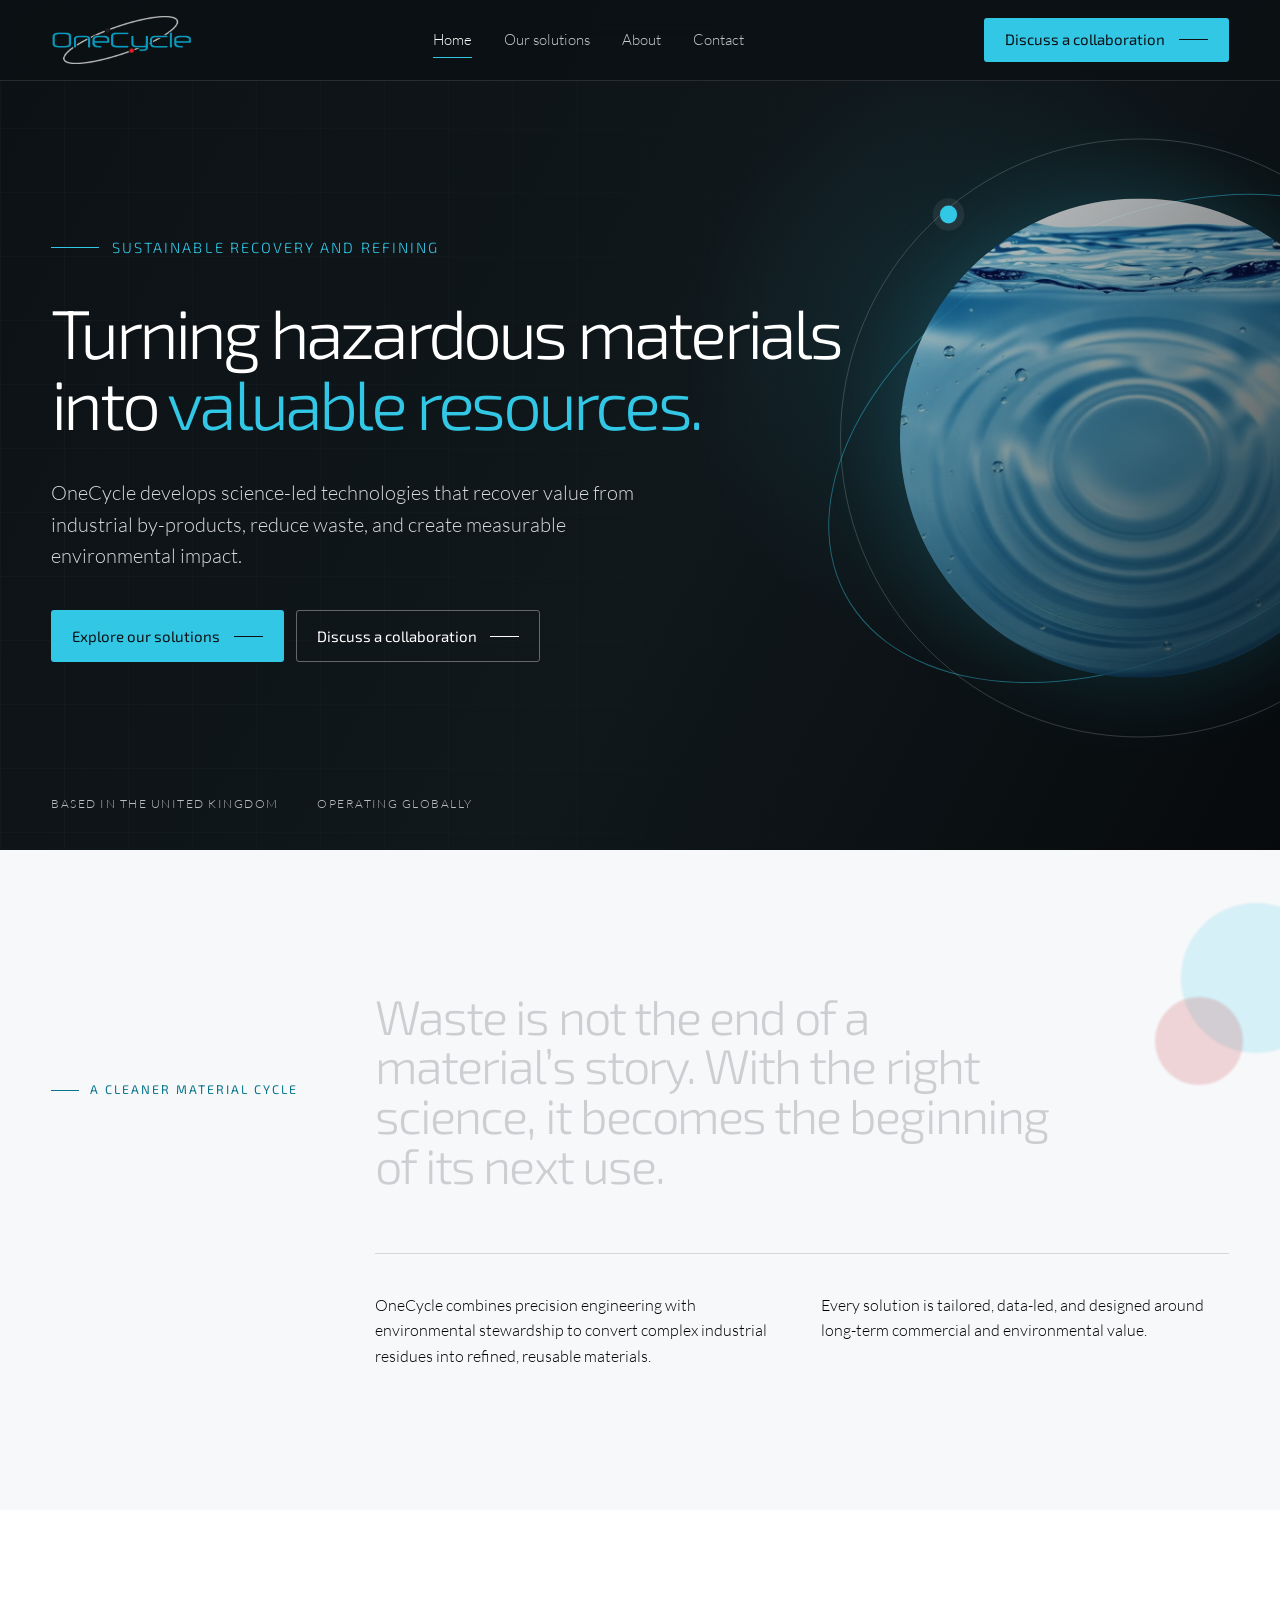
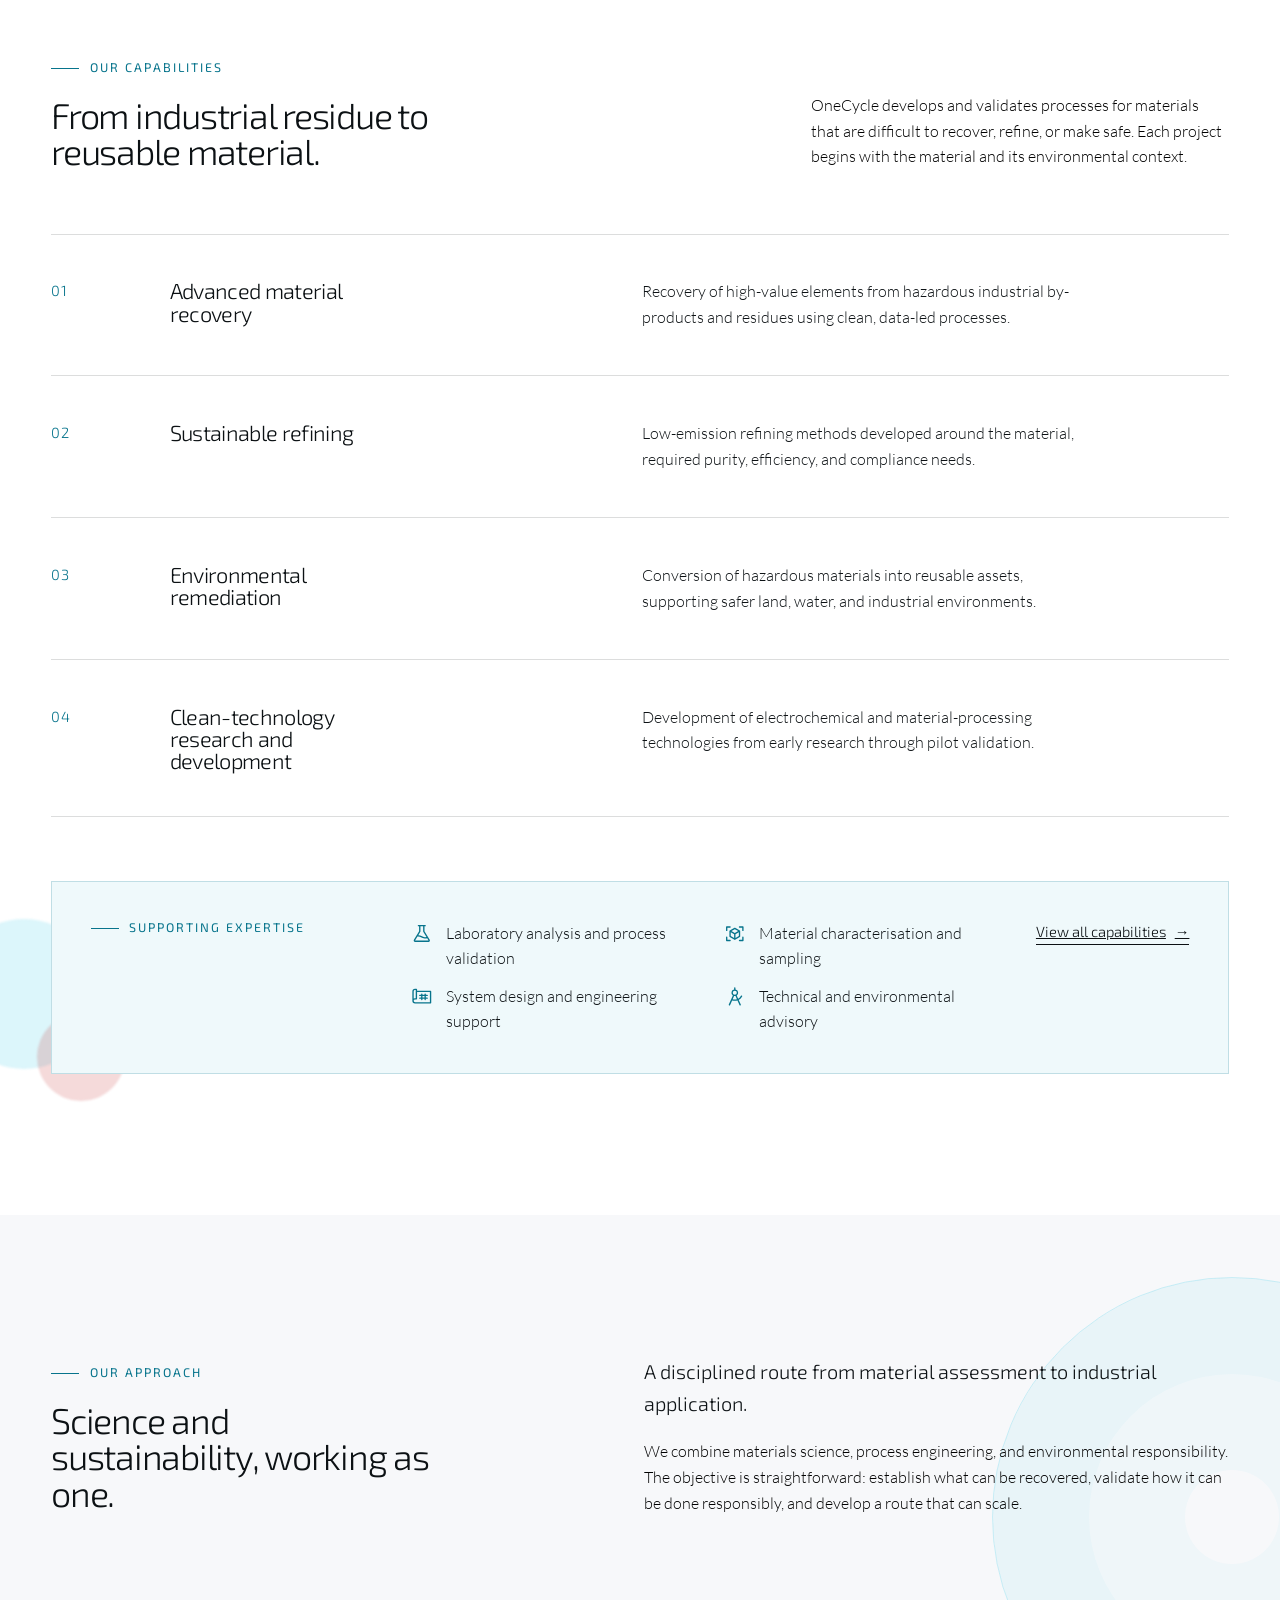
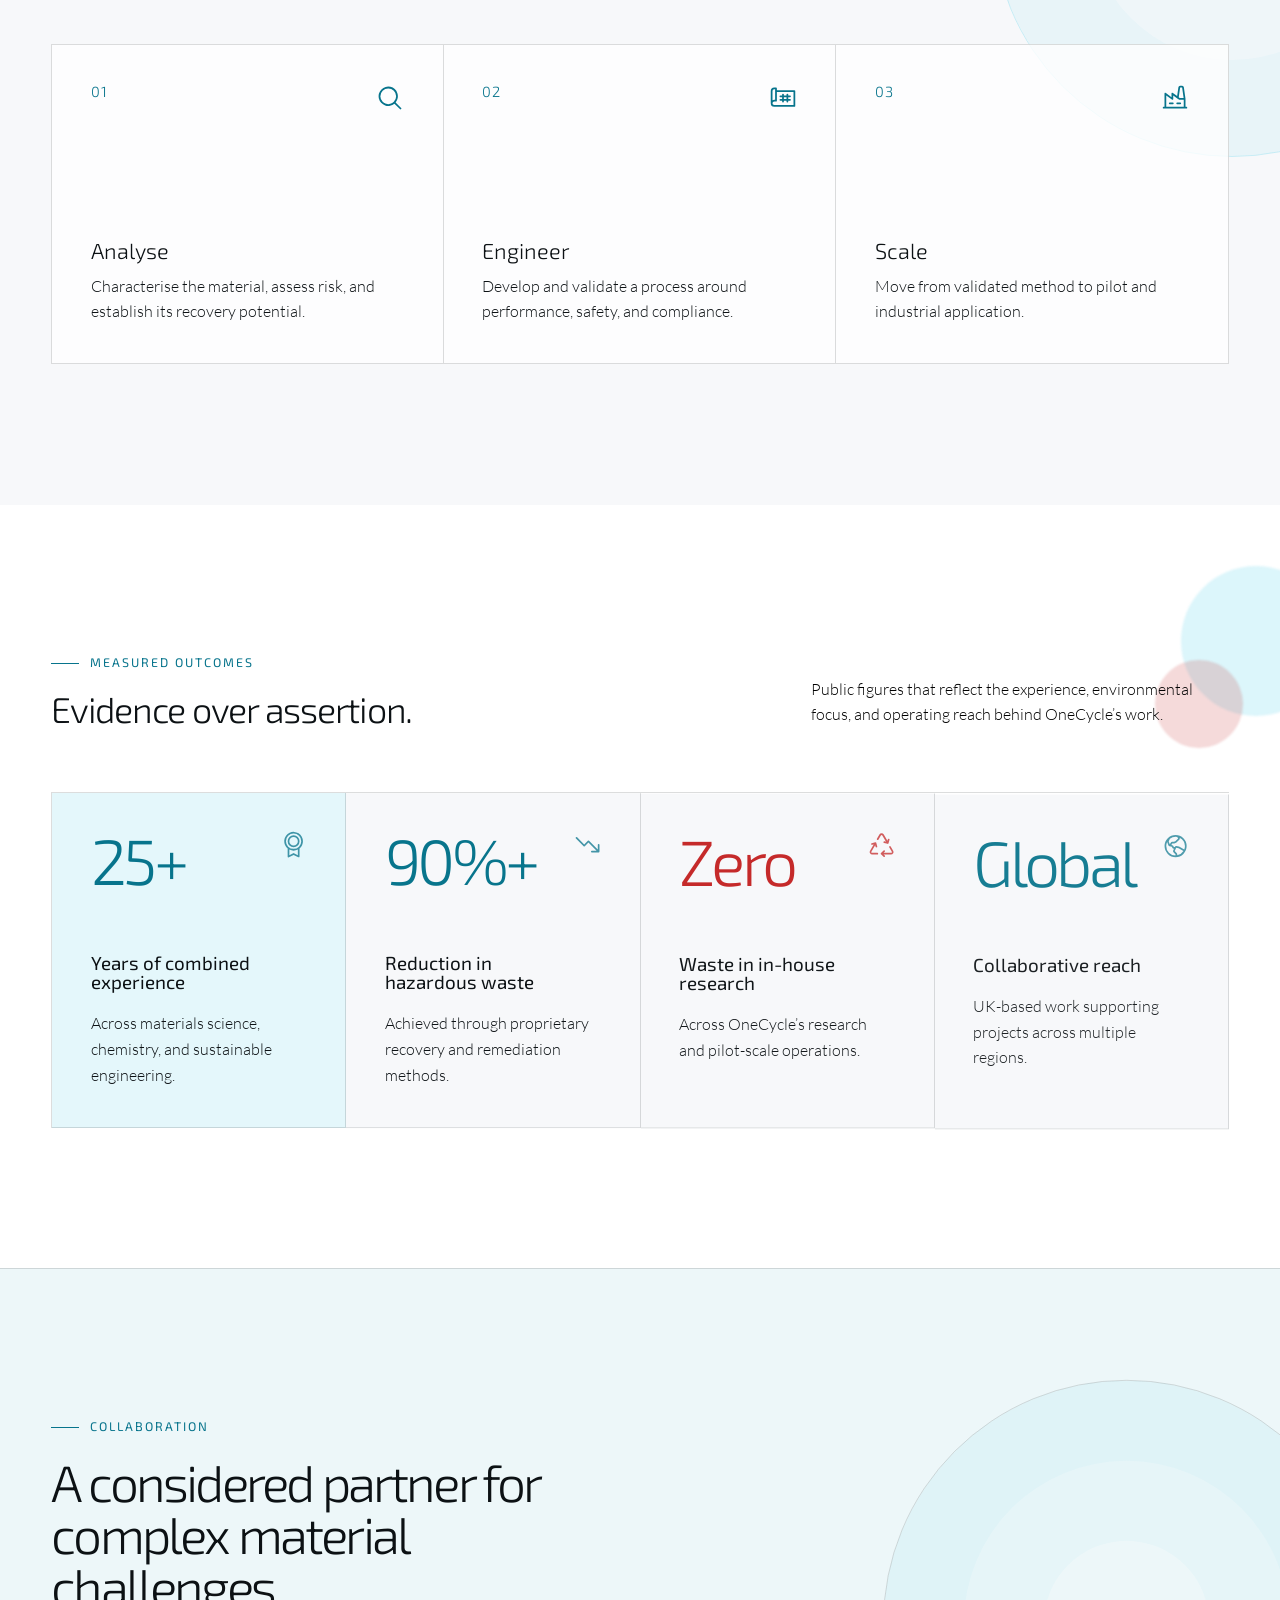
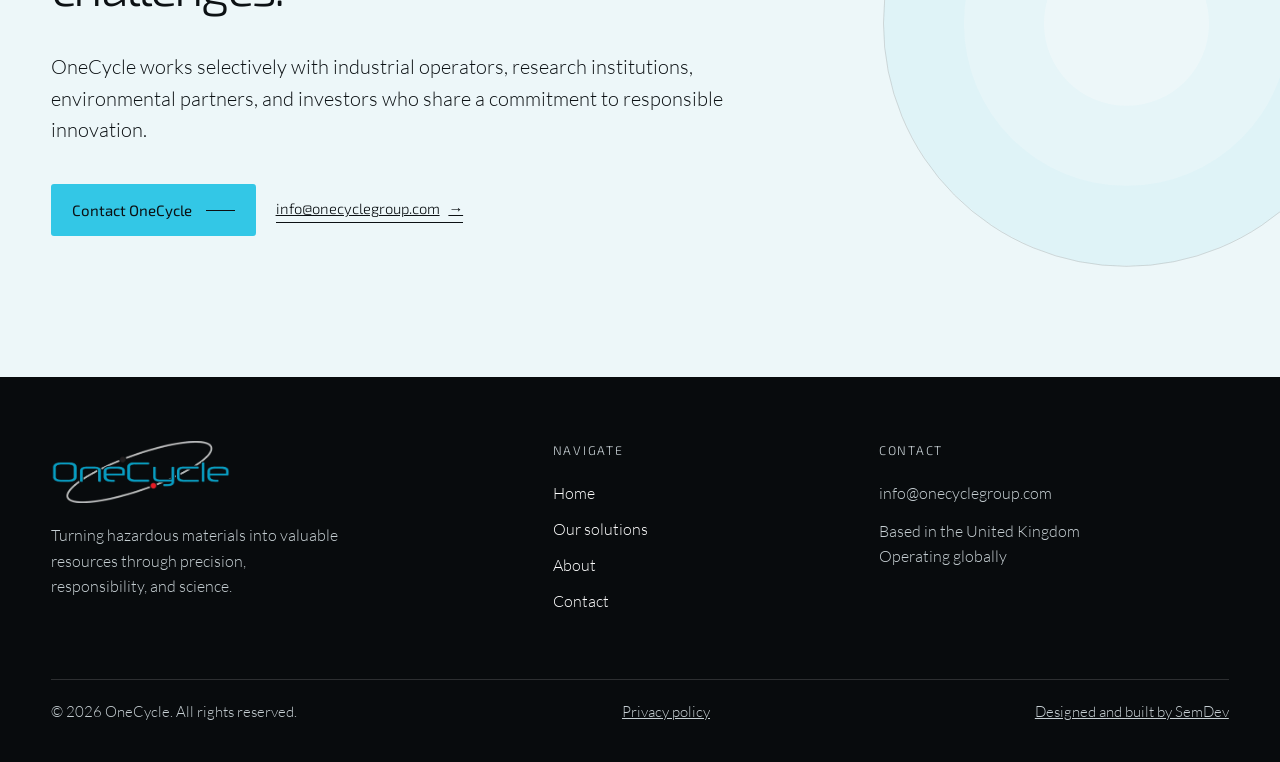
<file: index.html>
<!doctype html>
<html lang="en-GB" class="no-js">
  <head>
    <meta charset="utf-8" />
    <meta name="viewport" content="width=device-width, initial-scale=1" />
    <script>
      document.documentElement.classList.replace("no-js", "js");
    </script>
    <meta
      name="description"
      content="OneCycle develops science-led recovery and refining technologies that turn hazardous industrial materials into valuable, reusable resources."
    />
    <meta
      name="robots"
      content="index, follow, max-image-preview:large, max-snippet:-1, max-video-preview:-1"
    />
    <link rel="canonical" href="https://onecyclegroup.com/" />
    <title>OneCycle | Sustainable Recovery and Refining</title>
    <script type="application/ld+json">
      {
        "@context": "https://schema.org",
        "@graph": [
          {
            "@type": "Organization",
            "@id": "https://onecyclegroup.com/#organization",
            "name": "OneCycle",
            "legalName": "OneCycle Noble Metals Ltd",
            "url": "https://onecyclegroup.com/",
            "email": "info@onecyclegroup.com",
            "description": "A science-driven clean-technology company developing sustainable recovery and refining technologies for hazardous industrial materials.",
            "logo": {
              "@type": "ImageObject",
              "@id": "https://onecyclegroup.com/#logo",
              "url": "https://onecyclegroup.com/assets/images/onecycle-logo.webp",
              "contentUrl": "https://onecyclegroup.com/assets/images/onecycle-logo.webp",
              "width": 833,
              "height": 287
            }
          },
          {
            "@type": "WebSite",
            "@id": "https://onecyclegroup.com/#website",
            "url": "https://onecyclegroup.com/",
            "name": "OneCycle",
            "alternateName": "OneCycle Noble Metals",
            "publisher": {
              "@id": "https://onecyclegroup.com/#organization"
            },
            "inLanguage": "en-GB"
          },
          {
            "@type": "WebPage",
            "@id": "https://onecyclegroup.com/#webpage",
            "url": "https://onecyclegroup.com/",
            "name": "OneCycle | Sustainable Recovery and Refining",
            "description": "OneCycle develops science-led recovery and refining technologies that turn hazardous industrial materials into valuable, reusable resources.",
            "isPartOf": {
              "@id": "https://onecyclegroup.com/#website"
            },
            "about": {
              "@id": "https://onecyclegroup.com/#organization"
            },
            "inLanguage": "en-GB"
          }
        ]
      }
    </script>
    <link
      rel="icon"
      href="assets/images/onecycle-favicon.png"
      type="image/png"
    />
    <link
      rel="preload"
      href="assets/fonts/Exo2-Light.woff2"
      as="font"
      type="font/woff2"
      crossorigin
    />
    <link
      rel="preload"
      href="assets/images/water-ripple.webp"
      as="image"
      type="image/webp"
    />
    <link rel="stylesheet" href="assets/css/root.css?v=6" />
    <link rel="stylesheet" href="assets/css/global.css?v=7" />
    <link rel="stylesheet" href="assets/css/home.css?v=9" />
  </head>
  <body>
    <a class="skip-link" href="#main-content">Skip to main content</a>

    <svg class="icon-sprite" aria-hidden="true" focusable="false">
      <symbol id="ph-magnifying-glass" viewBox="0 0 256 256">
        <path d="M229.66,218.34l-50.07-50.06a88.11,88.11,0,1,0-11.31,11.31l50.06,50.07a8,8,0,0,0,11.32-11.32ZM40,112a72,72,0,1,1,72,72A72.08,72.08,0,0,1,40,112Z"/>
      </symbol>
      <symbol id="ph-blueprint" viewBox="0 0 256 256">
        <path d="M232,56H72V40a8,8,0,0,0-8-8H48A32,32,0,0,0,16,64V176a32,32,0,0,0,32,32H232a8,8,0,0,0,8-8V64A8,8,0,0,0,232,56ZM32,64A16,16,0,0,1,48,48h8v96H48a31.82,31.82,0,0,0-16,4.29ZM224,192H48a16,16,0,0,1,0-32H64a8,8,0,0,0,8-8V72H224ZM104,136a8,8,0,0,0,0,16h16v8a8,8,0,0,0,16,0v-8h24v8a8,8,0,0,0,16,0v-8h16a8,8,0,0,0,0-16H176V120h16a8,8,0,0,0,0-16H176V96a8,8,0,0,0-16,0v8H136V96a8,8,0,0,0-16,0v8H104a8,8,0,0,0,0,16h16v16Zm32-16h24v16H136Z"/>
      </symbol>
      <symbol id="ph-factory" viewBox="0 0 256 256">
        <path d="M116,176a8,8,0,0,1-8,8H80a8,8,0,0,1,0-16h28A8,8,0,0,1,116,176Zm60-8H148a8,8,0,0,0,0,16h28a8,8,0,0,0,0-16Zm64,48a8,8,0,0,1-8,8H24a8,8,0,0,1,0-16h8V88a8,8,0,0,1,12.8-6.4L96,120V88a8,8,0,0,1,12.8-6.4l38.74,29.05L159.1,29.74A16.08,16.08,0,0,1,174.94,16h18.12A16.08,16.08,0,0,1,208.9,29.74l15,105.13s.08.78.08,1.13v72h8A8,8,0,0,1,240,216Zm-77.86-94.4,8.53,6.4h36.11L193.06,32H174.94ZM48,208H208V144H168a8,8,0,0,1-4.8-1.6l-14.4-10.8,0,0L112,104v32a8,8,0,0,1-12.8,6.4L48,104Z"/>
      </symbol>
      <symbol id="ph-medal" viewBox="0 0 256 256">
        <path d="M216,96A88,88,0,1,0,72,163.83V240a8,8,0,0,0,11.58,7.16L128,225l44.43,22.21A8.07,8.07,0,0,0,176,248a8,8,0,0,0,8-8V163.83A87.85,87.85,0,0,0,216,96ZM56,96a72,72,0,1,1,72,72A72.08,72.08,0,0,1,56,96ZM168,227.06l-36.43-18.21a8,8,0,0,0-7.16,0L88,227.06V174.37a87.89,87.89,0,0,0,80,0ZM128,152A56,56,0,1,0,72,96,56.06,56.06,0,0,0,128,152Zm0-96A40,40,0,1,1,88,96,40,40,0,0,1,128,56Z"/>
      </symbol>
      <symbol id="ph-trend-down" viewBox="0 0 256 256">
        <path d="M240,128v64a8,8,0,0,1-8,8H168a8,8,0,0,1,0-16h44.69L136,107.31l-34.34,34.35a8,8,0,0,1-11.32,0l-72-72A8,8,0,0,1,29.66,58.34L96,124.69l34.34-34.35a8,8,0,0,1,11.32,0L224,172.69V128a8,8,0,0,1,16,0Z"/>
      </symbol>
      <symbol id="ph-recycle" viewBox="0 0 256 256">
        <path d="M96,208a8,8,0,0,1-8,8H40a24,24,0,0,1-20.77-36l34.29-59.25L39.47,124.5A8,8,0,1,1,35.33,109l32.77-8.77a8,8,0,0,1,9.8,5.66l8.79,32.77A8,8,0,0,1,81,148.5a8.37,8.37,0,0,1-2.08.27,8,8,0,0,1-7.72-5.93l-3.8-14.15L33.11,188A8,8,0,0,0,40,200H88A8,8,0,0,1,96,208Zm140.73-28-23.14-40a8,8,0,0,0-13.84,8l23.14,40A8,8,0,0,1,216,200H147.31l10.34-10.34a8,8,0,0,0-11.31-11.32l-24,24a8,8,0,0,0,0,11.32l24,24a8,8,0,0,0,11.31-11.32L147.31,216H216a24,24,0,0,0,20.77-36ZM128,32a7.85,7.85,0,0,1,6.92,4l34.29,59.25-14.08-3.78A8,8,0,0,0,151,106.92l32.78,8.79a8.23,8.23,0,0,0,2.07.27,8,8,0,0,0,7.72-5.93l8.79-32.79a8,8,0,1,0-15.45-4.14l-3.8,14.17L148.77,28a24,24,0,0,0-41.54,0L84.07,68a8,8,0,0,0,13.85,8l23.16-40A7.85,7.85,0,0,1,128,32Z"/>
      </symbol>
      <symbol id="ph-globe" viewBox="0 0 256 256">
        <path d="M128,24A104,104,0,1,0,232,128,104.11,104.11,0,0,0,128,24Zm88,104a87.62,87.62,0,0,1-6.4,32.94l-44.7-27.49a15.92,15.92,0,0,0-6.24-2.23l-22.82-3.08a16.11,16.11,0,0,0-16,7.86h-8.72l-3.8-7.86a15.91,15.91,0,0,0-11-8.67l-8-1.73L96.14,104h16.71a16.06,16.06,0,0,0,7.73-2l12.25-6.76a16.62,16.62,0,0,0,3-2.14l26.91-24.34A15.93,15.93,0,0,0,166,49.1l-.36-.65A88.11,88.11,0,0,1,216,128ZM143.31,41.34,152,56.9,125.09,81.24,112.85,88H96.14a16,16,0,0,0-13.88,8l-8.73,15.23L63.38,84.19,74.32,58.32a87.87,87.87,0,0,1,69-17ZM40,128a87.53,87.53,0,0,1,8.54-37.8l11.34,30.27a16,16,0,0,0,11.62,10l21.43,4.61L96.74,143a16.09,16.09,0,0,0,14.4,9h1.48l-7.23,16.23a16,16,0,0,0,2.86,17.37l.14.14L128,205.94l-1.94,10A88.11,88.11,0,0,1,40,128Zm102.58,86.78,1.13-5.81a16.09,16.09,0,0,0-4-13.9,1.85,1.85,0,0,1-.14-.14L120,174.74,133.7,144l22.82,3.08,45.72,28.12A88.18,88.18,0,0,1,142.58,214.78Z"/>
      </symbol>
    </svg>

    <header class="site-header" data-header>
      <div class="container nav-shell">
        <a class="brand-link" href="/" aria-label="OneCycle home">
          <img
            src="assets/images/onecycle-logo.webp"
            width="833"
            height="287"
            alt="OneCycle"
          />
        </a>

        <nav
          class="primary-nav"
          id="primary-navigation"
          aria-label="Primary navigation"
          data-nav
        >
          <ul>
            <li><a href="/" aria-current="page">Home</a></li>
            <li><a href="/our-solutions/">Our solutions</a></li>
            <li><a href="/about/">About</a></li>
            <li><a href="/contact/">Contact</a></li>
          </ul>
        </nav>

        <a class="button button-primary nav-cta" href="/contact/"
          >Discuss a collaboration</a
        >

        <button
          class="nav-toggle"
          type="button"
          aria-controls="primary-navigation"
          aria-expanded="false"
          aria-label="Open navigation"
          data-nav-toggle
        >
          <span class="nav-toggle-lines" aria-hidden="true"></span>
        </button>
      </div>
    </header>

    <main id="main-content" class="site-shell">
      <section class="hero" aria-labelledby="hero-title">
        <div class="hero-orbit" aria-hidden="true">
          <div class="hero-orbit-ring hero-orbit-ring-one"></div>
          <div class="hero-orbit-ring hero-orbit-ring-two"></div>
          <div class="hero-orbit-image">
            <img
              src="assets/images/water-ripple.webp"
              width="1000"
              height="1000"
              alt=""
              fetchpriority="high"
            />
          </div>
          <div class="hero-node hero-node-cyan"></div>
          <div class="hero-node hero-node-red"></div>
        </div>

        <div class="container hero-inner">
          <div class="hero-content">
            <p class="hero-kicker">Sustainable recovery and refining</p>
            <h1 id="hero-title">
              Turning hazardous materials into <span>valuable resources.</span>
            </h1>
            <p class="hero-lead">
              OneCycle develops science-led technologies that recover value from
              industrial by-products, reduce waste, and create measurable
              environmental impact.
            </p>
            <div class="hero-actions">
              <a class="button button-primary" href="/our-solutions/"
                >Explore our solutions</a
              >
              <a class="button button-secondary" href="/contact/"
                >Discuss a collaboration</a
              >
            </div>
          </div>
        </div>

        <div class="hero-foot container">
          <p>Based in the United Kingdom</p>
          <p>Operating globally</p>
        </div>
      </section>

      <section class="section thesis" aria-labelledby="thesis-title">
        <div class="ambient-orbs ambient-orbs-right" aria-hidden="true">
          <span class="ambient-orb ambient-orb-blue"></span>
          <span class="ambient-orb ambient-orb-red"></span>
        </div>
        <div class="container thesis-grid">
          <p class="eyebrow">A cleaner material cycle</p>
          <h2 class="thesis-statement" id="thesis-title" data-word-reveal>
            Waste is not the end of a material’s story. With the right science,
            it becomes the beginning of its next use.
          </h2>
          <div class="thesis-copy">
            <p>
              OneCycle combines precision engineering with environmental
              stewardship to convert complex industrial residues into refined,
              reusable materials.
            </p>
            <p>
              Every solution is tailored, data-led, and designed around
              long-term commercial and environmental value.
            </p>
          </div>
        </div>
      </section>

      <section
        class="section capabilities"
        id="solutions"
        aria-labelledby="solutions-title"
      >
        <div class="ambient-orbs ambient-orbs-left" aria-hidden="true">
          <span class="ambient-orb ambient-orb-blue"></span>
          <span class="ambient-orb ambient-orb-red"></span>
        </div>
        <div class="container">
          <header class="section-header capabilities-header">
            <div>
              <p class="eyebrow">Our capabilities</p>
              <h2 class="section-title" id="solutions-title">
                From industrial residue to reusable material.
              </h2>
            </div>
            <p class="section-copy">
              OneCycle develops and validates processes for materials that are
              difficult to recover, refine, or make safe. Each project begins
              with the material and its environmental context.
            </p>
          </header>

          <div class="service-list">
            <article class="service-row">
              <span class="service-index">01</span>
              <div>
                <h3>Advanced material recovery</h3>
                <p>
                  Recovery of high-value elements from hazardous industrial
                  by-products and residues using clean, data-led processes.
                </p>
              </div>
            </article>

            <article class="service-row">
              <span class="service-index">02</span>
              <div>
                <h3>Sustainable refining</h3>
                <p>
                  Low-emission refining methods developed around the material,
                  required purity, efficiency, and compliance needs.
                </p>
              </div>
            </article>

            <article class="service-row">
              <span class="service-index">03</span>
              <div>
                <h3>Environmental remediation</h3>
                <p>
                  Conversion of hazardous materials into reusable assets,
                  supporting safer land, water, and industrial environments.
                </p>
              </div>
            </article>

            <article class="service-row">
              <span class="service-index">04</span>
              <div>
                <h3>Clean-technology research and development</h3>
                <p>
                  Development of electrochemical and material-processing
                  technologies from early research through pilot validation.
                </p>
              </div>
            </article>
          </div>

          <div class="supporting-capabilities">
            <p class="eyebrow">Supporting expertise</p>
            <ul>
              <li>
                <svg class="support-icon" viewBox="0 0 256 256" aria-hidden="true" focusable="false">
                  <path d="M221.69,199.77,160,96.92V40h8a8,8,0,0,0,0-16H88a8,8,0,0,0,0,16h8V96.92L34.31,199.77A16,16,0,0,0,48,224H208a16,16,0,0,0,13.72-24.23ZM110.86,103.25A7.93,7.93,0,0,0,112,99.14V40h32V99.14a7.93,7.93,0,0,0,1.14,4.11L183.36,167c-12,2.37-29.07,1.37-51.75-10.11-15.91-8.05-31.05-12.32-45.22-12.81ZM48,208l28.54-47.58c14.25-1.74,30.31,1.85,47.82,10.72,19,9.61,35,12.88,48,12.88a69.89,69.89,0,0,0,19.55-2.7L208,208Z"/>
                </svg>
                <span>Laboratory analysis and process validation</span>
              </li>
              <li>
                <svg class="support-icon" viewBox="0 0 256 256" aria-hidden="true" focusable="false">
                  <path d="M232,48V88a8,8,0,0,1-16,0V56H184a8,8,0,0,1,0-16h40A8,8,0,0,1,232,48ZM72,200H40V168a8,8,0,0,0-16,0v40a8,8,0,0,0,8,8H72a8,8,0,0,0,0-16Zm152-40a8,8,0,0,0-8,8v32H184a8,8,0,0,0,0,16h40a8,8,0,0,0,8-8V168A8,8,0,0,0,224,160ZM32,96a8,8,0,0,0,8-8V56H72a8,8,0,0,0,0-16H32a8,8,0,0,0-8,8V88A8,8,0,0,0,32,96ZM188,167l-56,32a8,8,0,0,1-7.94,0L68,167A8,8,0,0,1,64,160V96a8,8,0,0,1,4-7l56-32a8,8,0,0,1,7.94,0l56,32a8,8,0,0,1,4,7v64A8,8,0,0,1,188,167ZM88.12,96,128,118.79,167.88,96,128,73.21ZM80,155.36l40,22.85V132.64L80,109.79Zm96,0V109.79l-40,22.85v45.57Z"/>
                </svg>
                <span>Material characterisation and sampling</span>
              </li>
              <li>
                <svg class="support-icon" viewBox="0 0 256 256" aria-hidden="true" focusable="false">
                  <path d="M232,56H72V40a8,8,0,0,0-8-8H48A32,32,0,0,0,16,64V176a32,32,0,0,0,32,32H232a8,8,0,0,0,8-8V64A8,8,0,0,0,232,56ZM32,64A16,16,0,0,1,48,48h8v96H48a31.82,31.82,0,0,0-16,4.29ZM224,192H48a16,16,0,0,1,0-32H64a8,8,0,0,0,8-8V72H224ZM104,136a8,8,0,0,0,0,16h16v8a8,8,0,0,0,16,0v-8h24v8a8,8,0,0,0,16,0v-8h16a8,8,0,0,0,0-16H176V120h16a8,8,0,0,0,0-16H176V96a8,8,0,0,0-16,0v8H136V96a8,8,0,0,0-16,0v8H104a8,8,0,0,0,0,16h16v16Zm32-16h24v16H136Z"/>
                </svg>
                <span>System design and engineering support</span>
              </li>
              <li>
                <svg class="support-icon" viewBox="0 0 256 256" aria-hidden="true" focusable="false">
                  <path d="M215.12,123.64a8,8,0,1,0-14.24-7.28,79.58,79.58,0,0,1-33.08,33.5l-16.58-37.32A40,40,0,0,0,136,40.8V24a8,8,0,0,0-16,0V40.8a40,40,0,0,0-15.22,71.74L56.69,220.75a8,8,0,1,0,14.62,6.5l25.14-56.56A95.48,95.48,0,0,0,128,176a99.13,99.13,0,0,0,31.6-5.21l25.09,56.46a8,8,0,0,0,14.62-6.5l-25-56.25A95.81,95.81,0,0,0,215.12,123.64ZM128,56a24,24,0,1,1-24,24A24,24,0,0,1,128,56Zm0,104a79.52,79.52,0,0,1-25-4l16.42-36.94a39.81,39.81,0,0,0,17.2,0l16.48,37.06A83.21,83.21,0,0,1,128,160Z"/>
                </svg>
                <span>Technical and environmental advisory</span>
              </li>
            </ul>
            <a class="text-link" href="/our-solutions/">View all capabilities</a>
          </div>
        </div>
      </section>

      <section
        class="section approach"
        id="approach"
        aria-labelledby="approach-title"
      >
        <div class="container approach-grid">
          <div class="approach-heading">
            <p class="eyebrow">Our approach</p>
            <h2 class="section-title" id="approach-title">
              Science and sustainability, working as one.
            </h2>
          </div>

          <div class="approach-copy">
            <p class="approach-lead">
              A disciplined route from material assessment to industrial
              application.
            </p>
            <p>
              We combine materials science, process engineering, and
              environmental responsibility. The objective is straightforward:
              establish what can be recovered, validate how it can be done
              responsibly, and develop a route that can scale.
            </p>
          </div>
        </div>

        <div class="container process-grid" aria-label="OneCycle project approach">
          <article class="process-card">
            <div class="process-card-top">
              <span class="process-index">01</span>
              <svg class="process-icon" aria-hidden="true" focusable="false"><use href="#ph-magnifying-glass"></use></svg>
            </div>
            <div>
              <h3>Analyse</h3>
              <p>
                Characterise the material, assess risk, and establish its
                recovery potential.
              </p>
            </div>
          </article>
          <article class="process-card">
            <div class="process-card-top">
              <span class="process-index">02</span>
              <svg class="process-icon" aria-hidden="true" focusable="false"><use href="#ph-blueprint"></use></svg>
            </div>
            <div>
              <h3>Engineer</h3>
              <p>
                Develop and validate a process around performance, safety, and
                compliance.
              </p>
            </div>
          </article>
          <article class="process-card">
            <div class="process-card-top">
              <span class="process-index">03</span>
              <svg class="process-icon" aria-hidden="true" focusable="false"><use href="#ph-factory"></use></svg>
            </div>
            <div>
              <h3>Scale</h3>
              <p>
                Move from validated method to pilot and industrial application.
              </p>
            </div>
          </article>
        </div>
      </section>

      <section
        class="section impact"
        id="impact"
        aria-labelledby="impact-title"
      >
        <div class="ambient-orbs ambient-orbs-right" aria-hidden="true">
          <span class="ambient-orb ambient-orb-blue"></span>
          <span class="ambient-orb ambient-orb-red"></span>
        </div>
        <div class="container">
          <header class="impact-header">
            <div>
              <p class="eyebrow">Measured outcomes</p>
              <h2 class="section-title" id="impact-title">
                Evidence over assertion.
              </h2>
            </div>
            <p class="section-copy">
              Public figures that reflect the experience, environmental focus,
              and operating reach behind OneCycle’s work.
            </p>
          </header>

          <div class="impact-grid">
            <article>
              <svg class="impact-icon" aria-hidden="true" focusable="false"><use href="#ph-medal"></use></svg>
              <p class="impact-figure">25+</p>
              <h3>Years of combined experience</h3>
              <p>Across materials science, chemistry, and sustainable engineering.</p>
            </article>
            <article>
              <svg class="impact-icon" aria-hidden="true" focusable="false"><use href="#ph-trend-down"></use></svg>
              <p class="impact-figure">90%+</p>
              <h3>Reduction in hazardous waste</h3>
              <p>Achieved through proprietary recovery and remediation methods.</p>
            </article>
            <article>
              <svg class="impact-icon" aria-hidden="true" focusable="false"><use href="#ph-recycle"></use></svg>
              <p class="impact-figure">Zero</p>
              <h3>Waste in in-house research</h3>
              <p>Across OneCycle’s research and pilot-scale operations.</p>
            </article>
            <article>
              <svg class="impact-icon" aria-hidden="true" focusable="false"><use href="#ph-globe"></use></svg>
              <p class="impact-figure">Global</p>
              <h3>Collaborative reach</h3>
              <p>UK-based work supporting projects across multiple regions.</p>
            </article>
          </div>
        </div>
      </section>

      <section
        class="collaboration"
        id="contact"
        aria-labelledby="contact-title"
      >
        <div class="container collaboration-inner">
          <p class="eyebrow">Collaboration</p>
          <h2 id="contact-title">
            A considered partner for complex material challenges.
          </h2>
          <p>
            OneCycle works selectively with industrial operators, research
            institutions, environmental partners, and investors who share a
            commitment to responsible innovation.
          </p>
          <div class="collaboration-actions">
            <a class="button button-primary" href="/contact/">Contact OneCycle</a>
            <a class="text-link" href="mailto:info@onecyclegroup.com"
              >info@onecyclegroup.com</a
            >
          </div>
        </div>
      </section>
    </main>

    <footer class="site-footer">
      <div class="container">
        <div class="footer-top">
          <div class="footer-brand">
            <a class="brand-link" href="/" aria-label="OneCycle home">
              <img
                src="assets/images/onecycle-logo.webp"
                width="833"
                height="287"
                alt="OneCycle"
              />
            </a>
            <p>
              Turning hazardous materials into valuable resources through
              precision, responsibility, and science.
            </p>
          </div>

          <nav aria-label="Footer navigation">
            <p class="footer-heading">Navigate</p>
            <ul class="footer-links">
              <li><a href="/">Home</a></li>
              <li><a href="/our-solutions/">Our solutions</a></li>
              <li><a href="/about/">About</a></li>
              <li><a href="/contact/">Contact</a></li>
            </ul>
          </nav>

          <div class="footer-contact">
            <p class="footer-heading">Contact</p>
            <p>
              <a href="mailto:info@onecyclegroup.com">info@onecyclegroup.com</a>
            </p>
            <p>Based in the United Kingdom<br />Operating globally</p>
          </div>
        </div>

        <div class="footer-bottom">
          <p>&copy; 2026 OneCycle. All rights reserved.</p>
          <p><a href="/privacy-policy/">Privacy policy</a></p>
          <p>
            <a
              href="https://builtbysemdev.com"
              target="_blank"
              rel="noopener noreferrer"
              >Designed and built by SemDev</a
            >
          </p>
        </div>
      </div>
    </footer>

    <script
      src="assets/js/vendor/gsap.min.js"
      defer
    ></script>
    <script
      src="assets/js/vendor/ScrollTrigger.min.js"
      defer
    ></script>
    <script src="assets/js/global.js?v=9" defer></script>
  </body>
</html>
</file>
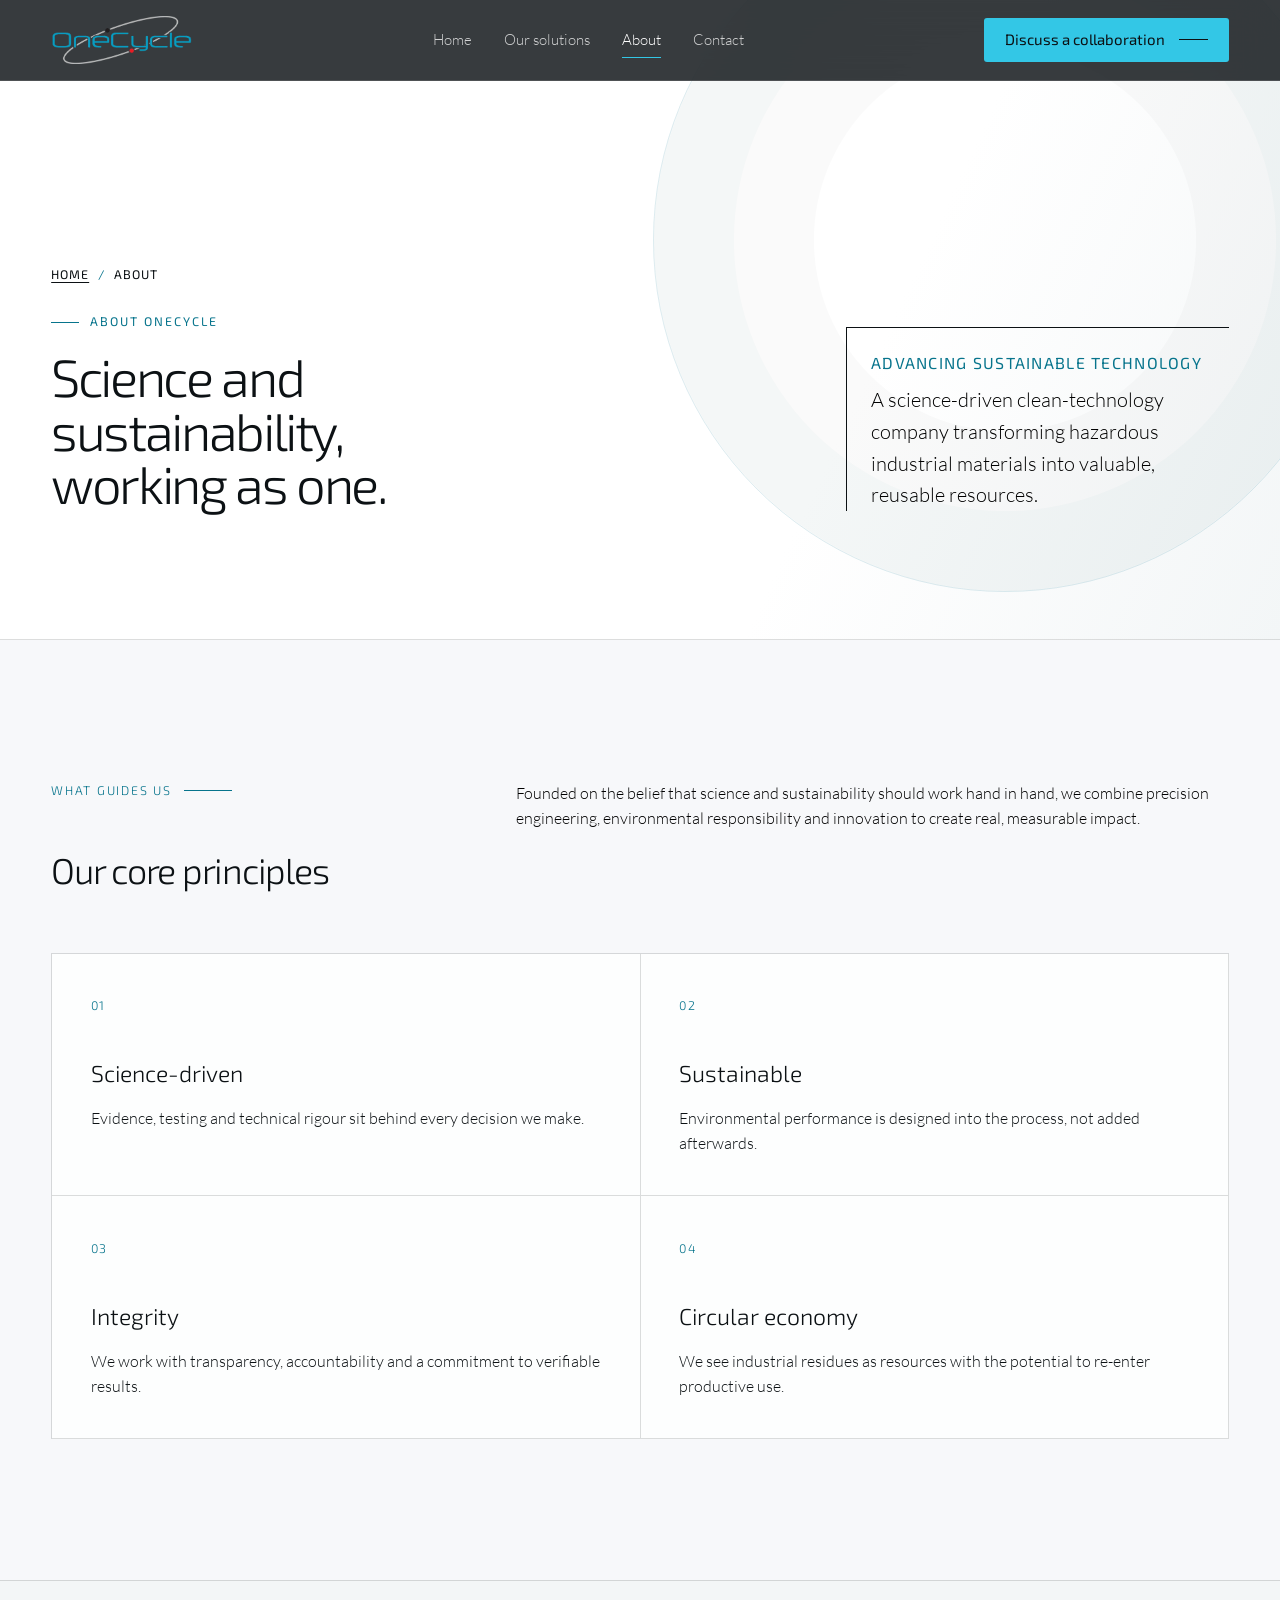
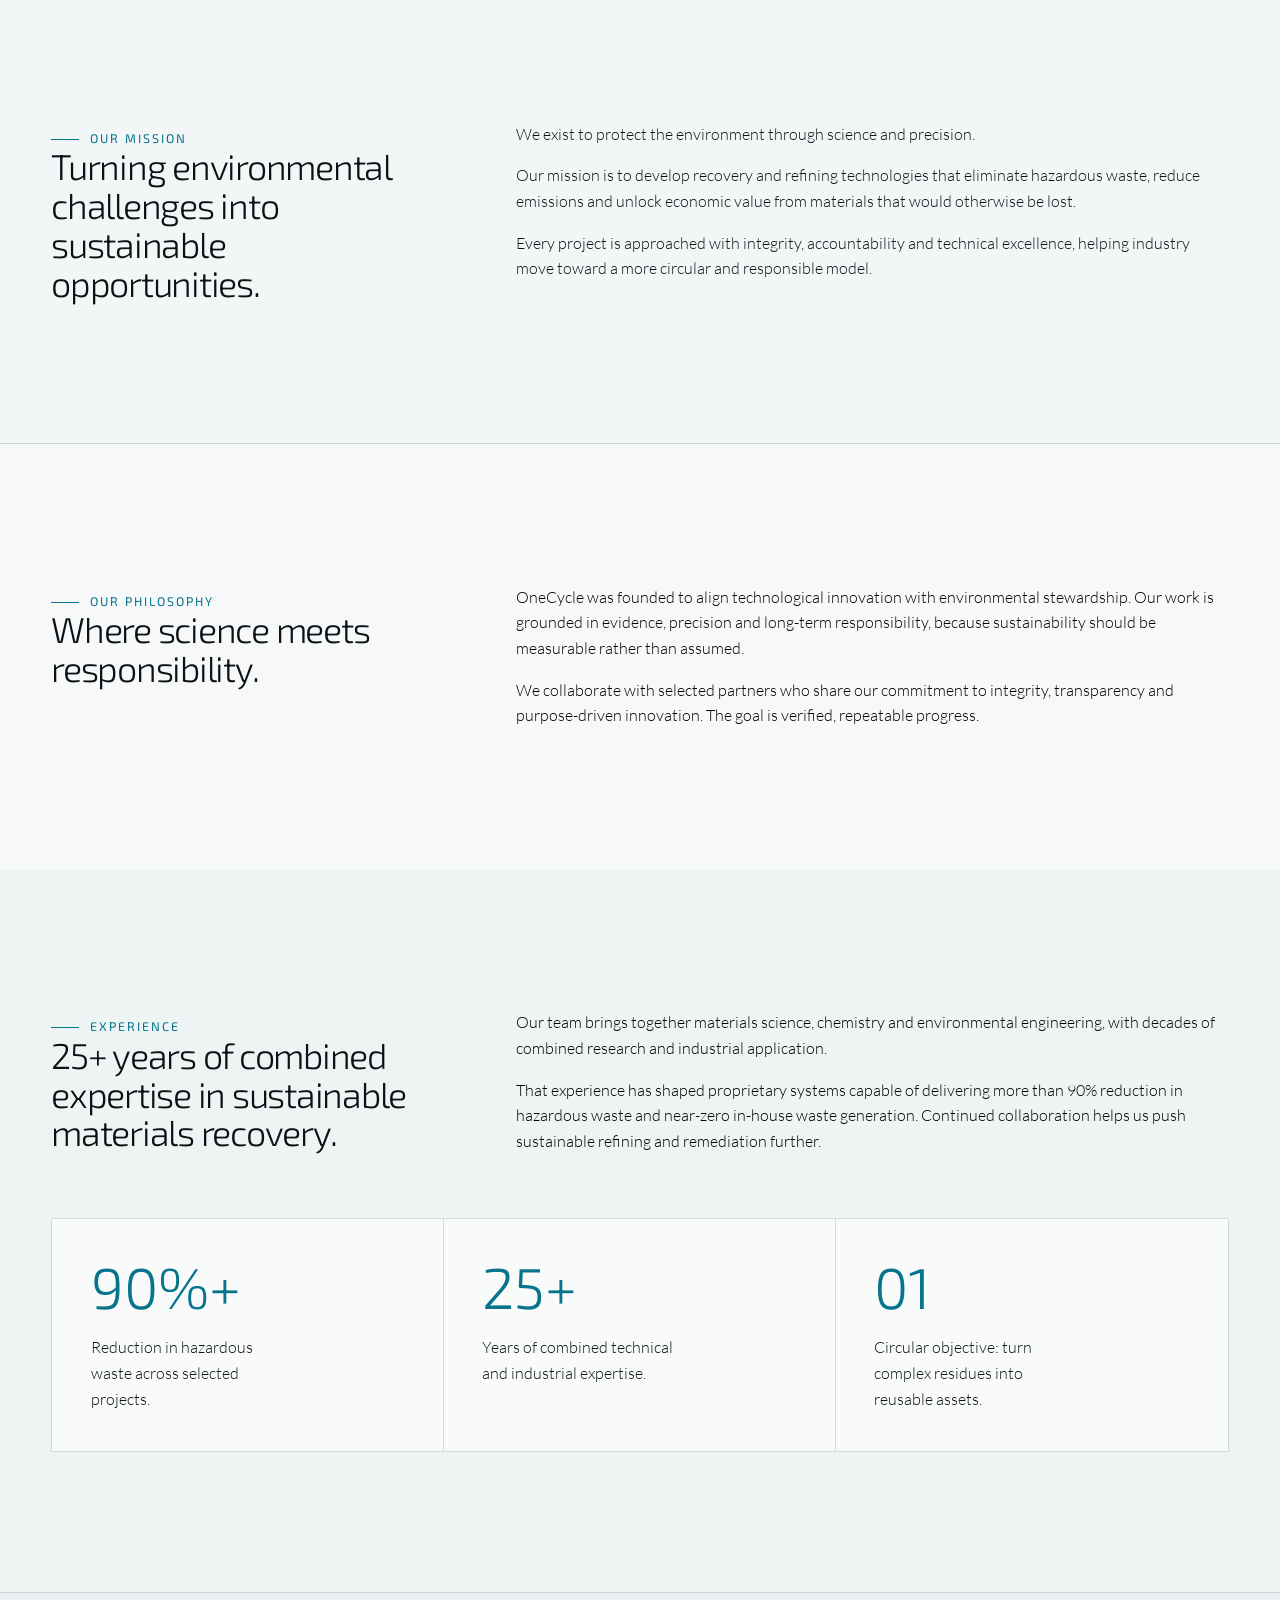
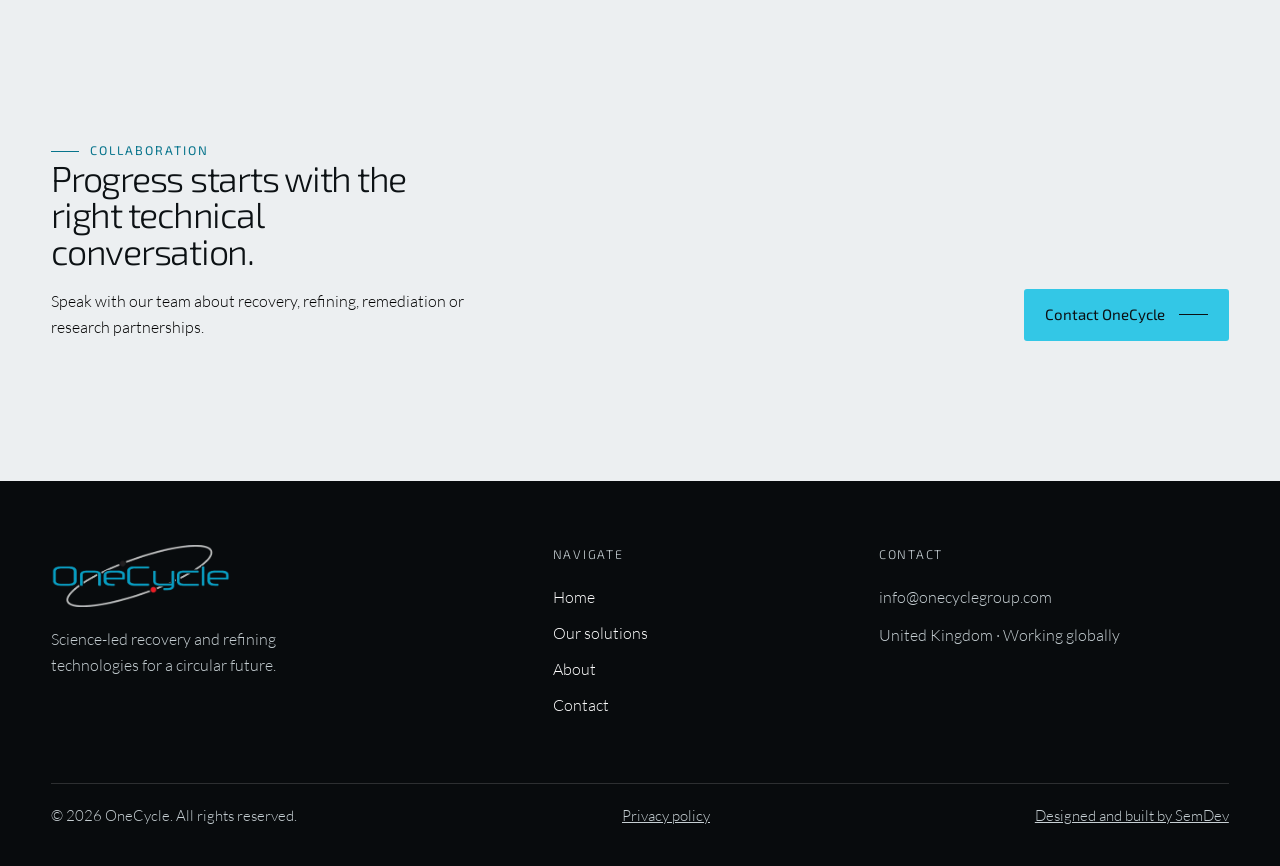
<file: about/index.html>
<!doctype html>
<html lang="en-GB" class="no-js">
  <head>
    <meta charset="utf-8" />
    <script>
      document.documentElement.classList.replace("no-js", "js");
    </script>
    <meta name="viewport" content="width=device-width, initial-scale=1" />
    <title>About OneCycle | Science-led Clean Technology</title>
    <meta
      name="description"
      content="Learn about OneCycle's science-led approach to sustainable material recovery, refining and environmental responsibility."
    />
    <meta
      name="robots"
      content="index, follow, max-image-preview:large, max-snippet:-1, max-video-preview:-1"
    />
    <link rel="canonical" href="https://onecyclegroup.com/about/" />
    <script type="application/ld+json">
      {
        "@context": "https://schema.org",
        "@graph": [
          {
            "@type": "AboutPage",
            "@id": "https://onecyclegroup.com/about/#webpage",
            "url": "https://onecyclegroup.com/about/",
            "name": "About OneCycle | Science-led Clean Technology",
            "description": "Learn about OneCycle's science-led approach to sustainable material recovery, refining and environmental responsibility.",
            "isPartOf": { "@id": "https://onecyclegroup.com/#website" },
            "mainEntity": { "@id": "https://onecyclegroup.com/#organization" },
            "breadcrumb": {
              "@id": "https://onecyclegroup.com/about/#breadcrumb"
            },
            "inLanguage": "en-GB"
          },
          {
            "@type": "Organization",
            "@id": "https://onecyclegroup.com/#organization",
            "name": "OneCycle",
            "legalName": "OneCycle Noble Metals Ltd",
            "url": "https://onecyclegroup.com/",
            "email": "info@onecyclegroup.com",
            "description": "A science-driven clean-technology company transforming hazardous industrial materials into valuable, reusable resources.",
            "logo": {
              "@type": "ImageObject",
              "url": "https://onecyclegroup.com/assets/images/onecycle-logo.webp",
              "width": 833,
              "height": 287
            }
          },
          {
            "@type": "BreadcrumbList",
            "@id": "https://onecyclegroup.com/about/#breadcrumb",
            "itemListElement": [
              {
                "@type": "ListItem",
                "position": 1,
                "name": "Home",
                "item": "https://onecyclegroup.com/"
              },
              {
                "@type": "ListItem",
                "position": 2,
                "name": "About",
                "item": "https://onecyclegroup.com/about/"
              }
            ]
          }
        ]
      }
    </script>
    <link
      rel="icon"
      href="/assets/images/onecycle-favicon.png"
      type="image/png"
    />
    <link rel="stylesheet" href="/assets/css/root.css?v=6" />
    <link rel="stylesheet" href="/assets/css/global.css?v=7" />
    <link rel="stylesheet" href="/assets/css/internal.css?v=9" />
  </head>
  <body class="refined-page about-page">
    <a class="skip-link" href="#main-content">Skip to main content</a>
    <header class="site-header">
      <div class="container nav-shell">
        <a class="brand-link" href="/" aria-label="OneCycle home"
          ><img src="/assets/images/onecycle-logo.webp" alt="OneCycle"
        /></a>
        <nav
          class="primary-nav"
          id="primary-navigation"
          aria-label="Primary navigation"
          data-nav
        >
          <ul>
            <li><a href="/">Home</a></li>
            <li><a href="/our-solutions/">Our solutions</a></li>
            <li><a href="/about/" aria-current="page">About</a></li>
            <li><a href="/contact/">Contact</a></li>
          </ul>
        </nav>
        <a class="button button-primary nav-cta" href="/contact/"
          >Discuss a collaboration</a
        >
        <button
          class="nav-toggle"
          type="button"
          aria-expanded="false"
          aria-controls="primary-navigation"
          aria-label="Open navigation"
          data-nav-toggle
        >
          <span class="nav-toggle-lines" aria-hidden="true"></span>
        </button>
      </div>
    </header>

    <main id="main-content" class="internal-main">
      <section class="internal-hero">
        <div class="container internal-hero-layout">
          <div>
            <nav aria-label="Breadcrumb">
              <ol class="breadcrumbs">
                <li><a href="/">Home</a></li>
                <li aria-current="page">About</li>
              </ol>
            </nav>
            <span class="eyebrow">About OneCycle</span>
            <h1>Science and sustainability, working as one.</h1>
          </div>
          <div class="internal-hero-note">
            <strong>Advancing sustainable technology</strong>
            <p class="internal-hero-copy">
              A science-driven clean-technology company transforming hazardous
              industrial materials into valuable, reusable resources.
            </p>
          </div>
        </div>
      </section>

      <section class="section" aria-labelledby="principles-title">
        <div class="container">
          <div class="intro-grid">
            <p class="rule-label">What guides us</p>
            <div class="intro-copy">
              <p>
                Founded on the belief that science and sustainability should
                work hand in hand, we combine precision engineering,
                environmental responsibility and innovation to create real,
                measurable impact.
              </p>
            </div>
          </div>
          <h2 class="section-title" id="principles-title">
            Our core principles
          </h2>
          <div class="principles-grid light-principles">
            <article class="principle-card">
              <span class="card-number">01</span>
              <h3>Science-driven</h3>
              <p>
                Evidence, testing and technical rigour sit behind every decision
                we make.
              </p>
            </article>
            <article class="principle-card">
              <span class="card-number">02</span>
              <h3>Sustainable</h3>
              <p>
                Environmental performance is designed into the process, not
                added afterwards.
              </p>
            </article>
            <article class="principle-card">
              <span class="card-number">03</span>
              <h3>Integrity</h3>
              <p>
                We work with transparency, accountability and a commitment to
                verifiable results.
              </p>
            </article>
            <article class="principle-card">
              <span class="card-number">04</span>
              <h3>Circular economy</h3>
              <p>
                We see industrial residues as resources with the potential to
                re-enter productive use.
              </p>
            </article>
          </div>
        </div>
      </section>

      <section class="section section-dark" aria-labelledby="mission-title">
        <div class="container editorial-split">
          <div>
            <span class="eyebrow">Our mission</span>
            <h2 class="statement" id="mission-title">
              Turning environmental challenges into sustainable opportunities.
            </h2>
          </div>
          <div class="body-copy">
            <p>
              We exist to protect the environment through science and precision.
            </p>
            <p>
              Our mission is to develop recovery and refining technologies that
              eliminate hazardous waste, reduce emissions and unlock economic
              value from materials that would otherwise be lost.
            </p>
            <p>
              Every project is approached with integrity, accountability and
              technical excellence, helping industry move toward a more circular
              and responsible model.
            </p>
          </div>
        </div>
      </section>

      <section class="section" aria-labelledby="philosophy-title">
        <div class="container editorial-split">
          <div>
            <span class="eyebrow">Our philosophy</span>
            <h2 class="statement" id="philosophy-title">
              Where science meets responsibility.
            </h2>
          </div>
          <div class="body-copy">
            <p>
              OneCycle was founded to align technological innovation with
              environmental stewardship. Our work is grounded in evidence,
              precision and long-term responsibility, because sustainability
              should be measurable rather than assumed.
            </p>
            <p>
              We collaborate with selected partners who share our commitment to
              integrity, transparency and purpose-driven innovation. The goal is
              verified, repeatable progress.
            </p>
          </div>
        </div>
      </section>

      <section
        class="section section-surface"
        aria-labelledby="experience-title"
      >
        <div class="container">
          <div class="editorial-split">
            <div>
              <span class="eyebrow">Experience</span>
              <h2 class="statement" id="experience-title">
                25+ years of combined expertise in sustainable materials
                recovery.
              </h2>
            </div>
            <div class="body-copy">
              <p>
                Our team brings together materials science, chemistry and
                environmental engineering, with decades of combined research and
                industrial application.
              </p>
              <p>
                That experience has shaped proprietary systems capable of
                delivering more than 90% reduction in hazardous waste and
                near-zero in-house waste generation. Continued collaboration
                helps us push sustainable refining and remediation further.
              </p>
            </div>
          </div>
          <div class="metric-strip" aria-label="OneCycle impact highlights">
            <article class="metric">
              <strong>90%+</strong>
              <p>Reduction in hazardous waste across selected projects.</p>
            </article>
            <article class="metric">
              <strong>25+</strong>
              <p>Years of combined technical and industrial expertise.</p>
            </article>
            <article class="metric">
              <strong>01</strong>
              <p>
                Circular objective: turn complex residues into reusable assets.
              </p>
            </article>
          </div>
        </div>
      </section>

      <section class="page-cta" aria-labelledby="about-cta-title">
        <div class="container">
          <div>
            <span class="eyebrow">Collaboration</span>
            <h2 id="about-cta-title">
              Progress starts with the right technical conversation.
            </h2>
            <p>
              Speak with our team about recovery, refining, remediation or
              research partnerships.
            </p>
          </div>
          <a class="button button-primary" href="/contact/">Contact OneCycle</a>
        </div>
      </section>
    </main>

    <footer class="site-footer">
      <div class="container">
        <div class="footer-top">
          <div class="footer-brand">
            <a class="brand-link" href="/" aria-label="OneCycle home"
              ><img src="/assets/images/onecycle-logo.webp" alt="OneCycle"
            /></a>
            <p>
              Science-led recovery and refining technologies for a circular
              future.
            </p>
          </div>
          <nav aria-label="Footer navigation">
            <p class="footer-heading">Navigate</p>
            <ul class="footer-links">
              <li><a href="/">Home</a></li>
              <li><a href="/our-solutions/">Our solutions</a></li>
              <li><a href="/about/">About</a></li>
              <li><a href="/contact/">Contact</a></li>
            </ul>
          </nav>
          <div class="footer-contact">
            <p class="footer-heading">Contact</p>
            <p>
              <a href="mailto:info@onecyclegroup.com">info@onecyclegroup.com</a>
            </p>
            <p>United Kingdom · Working globally</p>
          </div>
        </div>
        <div class="footer-bottom">
          <p>© 2026 OneCycle. All rights reserved.</p>
          <p><a href="/privacy-policy/">Privacy policy</a></p>
          <p>
            <a
              href="https://builtbysemdev.com"
              target="_blank"
              rel="noopener noreferrer"
              >Designed and built by SemDev</a
            >
          </p>
        </div>
      </div>
    </footer>
    <script src="/assets/js/vendor/gsap.min.js" defer></script>
    <script src="/assets/js/vendor/ScrollTrigger.min.js" defer></script>
    <script src="/assets/js/global.js?v=8" defer></script>
  </body>
</html>
</file>
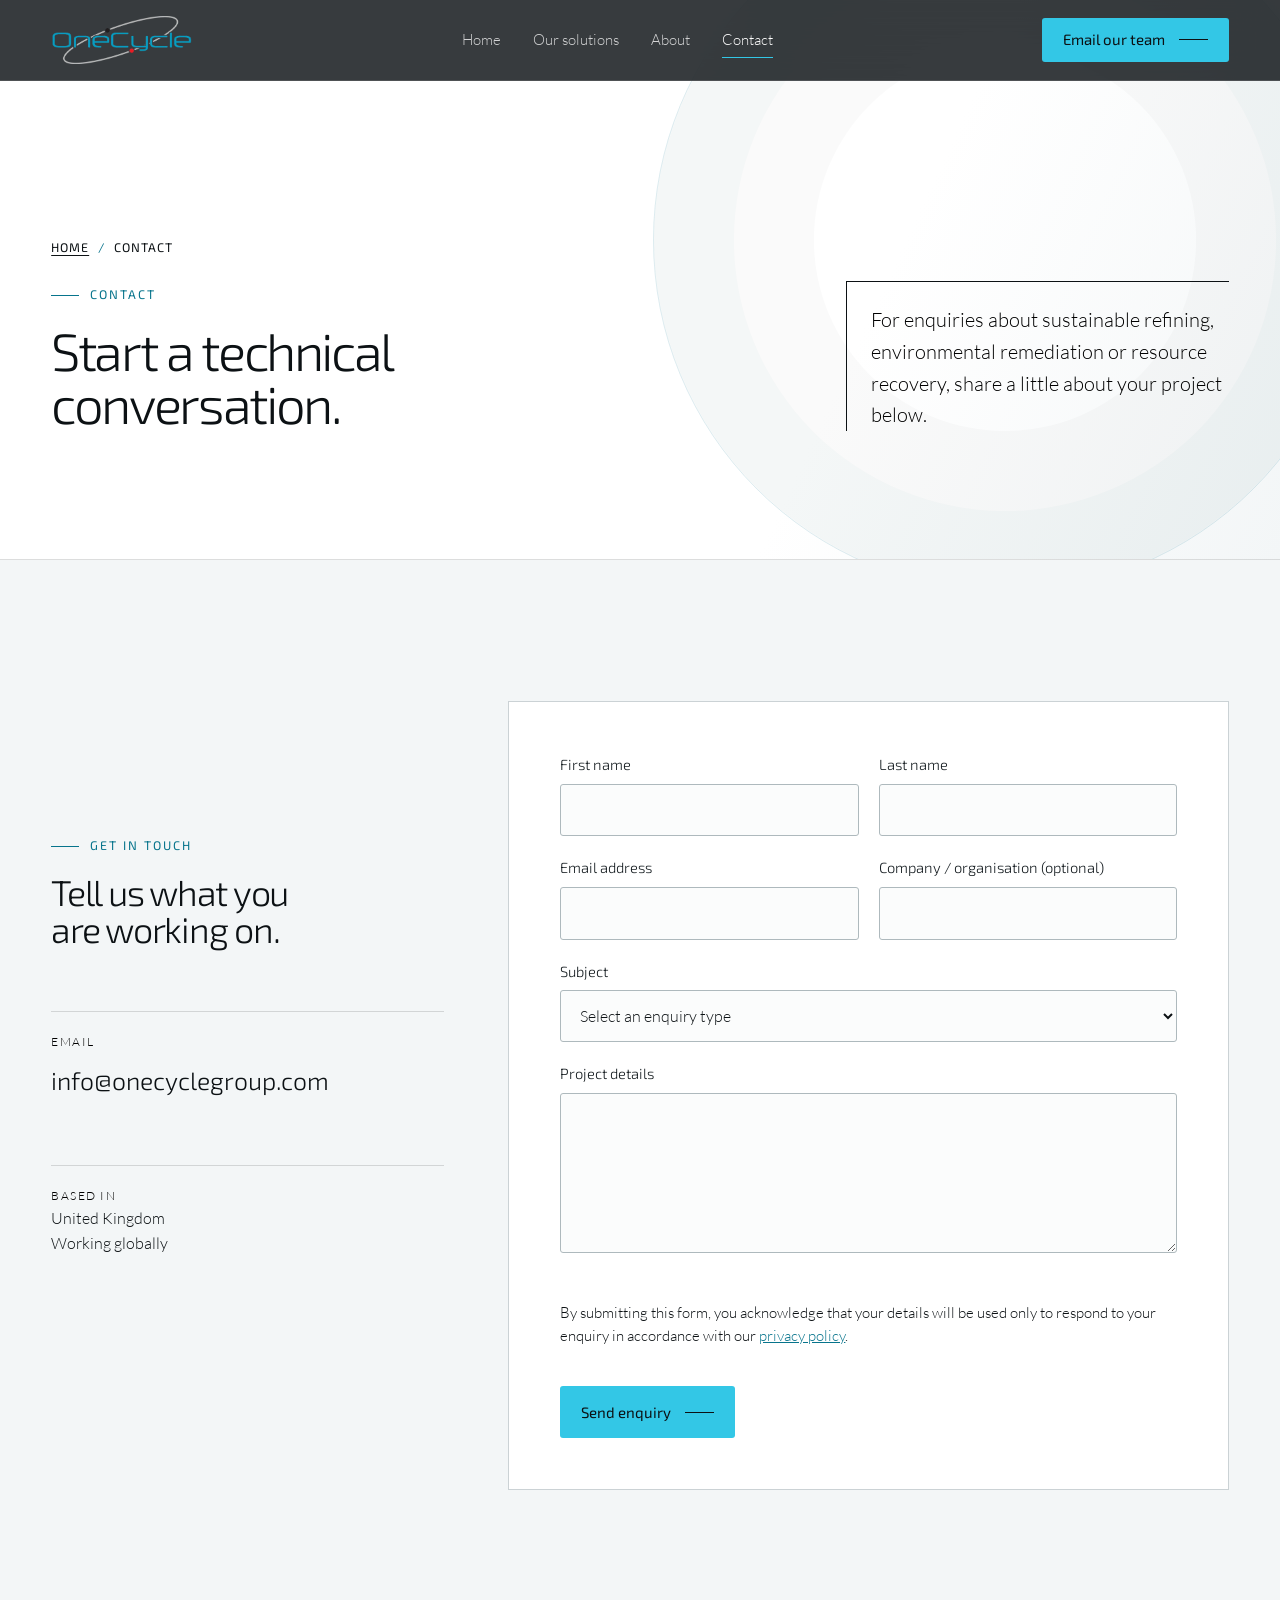
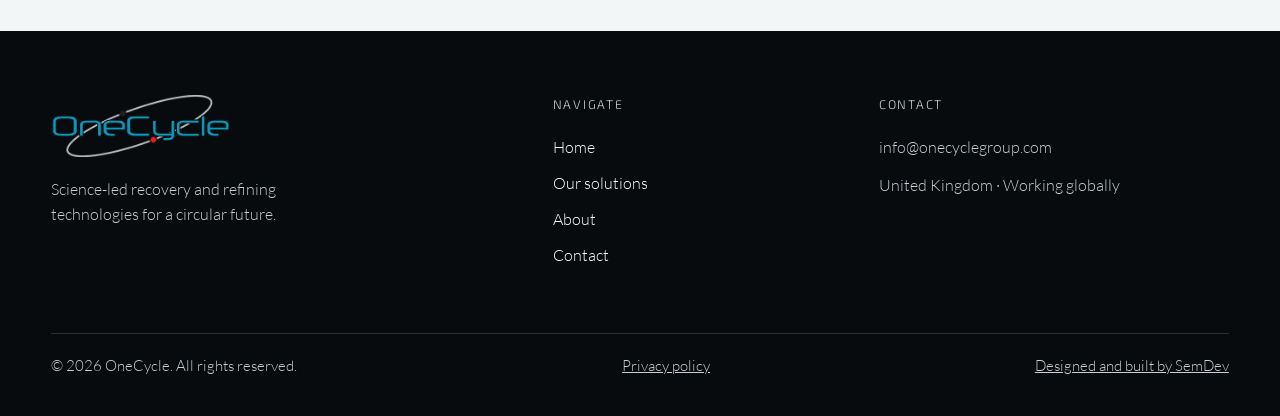
<file: contact/index.html>
<!doctype html>
<html lang="en-GB" class="no-js">
  <head>
    <meta charset="utf-8" />
    <meta name="viewport" content="width=device-width, initial-scale=1" />
    <script>
      document.documentElement.classList.replace("no-js", "js");
    </script>
    <title>Contact OneCycle</title>
    <meta
      name="description"
      content="Contact OneCycle about sustainable refining, environmental remediation and material recovery projects."
    />
    <meta
      name="robots"
      content="index, follow, max-image-preview:large, max-snippet:-1, max-video-preview:-1"
    />
    <link rel="canonical" href="https://onecyclegroup.com/contact/" />
    <script type="application/ld+json">
      {
        "@context": "https://schema.org",
        "@graph": [
          {
            "@type": "ContactPage",
            "@id": "https://onecyclegroup.com/contact/#webpage",
            "url": "https://onecyclegroup.com/contact/",
            "name": "Contact OneCycle",
            "description": "Contact OneCycle about sustainable refining, environmental remediation and material recovery projects.",
            "isPartOf": { "@id": "https://onecyclegroup.com/#website" },
            "about": { "@id": "https://onecyclegroup.com/#organization" },
            "breadcrumb": {
              "@id": "https://onecyclegroup.com/contact/#breadcrumb"
            },
            "inLanguage": "en-GB"
          },
          {
            "@type": "BreadcrumbList",
            "@id": "https://onecyclegroup.com/contact/#breadcrumb",
            "itemListElement": [
              {
                "@type": "ListItem",
                "position": 1,
                "name": "Home",
                "item": "https://onecyclegroup.com/"
              },
              {
                "@type": "ListItem",
                "position": 2,
                "name": "Contact",
                "item": "https://onecyclegroup.com/contact/"
              }
            ]
          }
        ]
      }
    </script>
    <link
      rel="icon"
      href="/assets/images/onecycle-favicon.png"
      type="image/png"
    />
    <link rel="stylesheet" href="/assets/css/root.css?v=6" />
    <link rel="stylesheet" href="/assets/css/global.css?v=7" />
    <link rel="stylesheet" href="/assets/css/internal.css?v=9" />
  </head>
  <body class="refined-page contact-page">
    <a class="skip-link" href="#main-content">Skip to main content</a>
    <header class="site-header">
      <div class="container nav-shell">
        <a class="brand-link" href="/" aria-label="OneCycle home"
          ><img src="/assets/images/onecycle-logo.webp" alt="OneCycle"
        /></a>
        <nav
          class="primary-nav"
          id="primary-navigation"
          aria-label="Primary navigation"
          data-nav
        >
          <ul>
            <li><a href="/">Home</a></li>
            <li><a href="/our-solutions/">Our solutions</a></li>
            <li><a href="/about/">About</a></li>
            <li><a href="/contact/" aria-current="page">Contact</a></li>
          </ul>
        </nav>
        <a
          class="button button-primary nav-cta"
          href="mailto:info@onecyclegroup.com"
          >Email our team</a
        ><button
          class="nav-toggle"
          type="button"
          aria-expanded="false"
          aria-controls="primary-navigation"
          aria-label="Open navigation"
          data-nav-toggle
        >
          <span class="nav-toggle-lines" aria-hidden="true"></span>
        </button>
      </div>
    </header>
    <main id="main-content" class="internal-main">
      <section class="internal-hero">
        <div class="container internal-hero-layout">
          <div>
            <nav aria-label="Breadcrumb">
              <ol class="breadcrumbs">
                <li><a href="/">Home</a></li>
                <li aria-current="page">Contact</li>
              </ol>
            </nav>
            <span class="eyebrow">Contact</span>
            <h1>Start a technical conversation.</h1>
          </div>
          <div class="internal-hero-note">
            <p class="internal-hero-copy">
              For enquiries about sustainable refining, environmental
              remediation or resource recovery, share a little about your
              project below.
            </p>
          </div>
        </div>
      </section>
      <section class="section">
        <div class="container contact-layout">
          <aside class="contact-aside">
            <span class="eyebrow">Get in touch</span>
            <h2>Tell us what you are working on.</h2>
            <div class="contact-detail">
              <span>Email</span
              ><a href="mailto:info@onecyclegroup.com"
                >info@onecyclegroup.com</a
              >
            </div>
            <div class="contact-detail">
              <span>Based in</span>
              <p>United Kingdom<br />Working globally</p>
            </div>
          </aside>
          <form
            class="contact-form"
            name="contact"
            method="POST"
            action="/thank-you/"
            data-netlify="true"
            data-netlify-recaptcha="true"
          >
            <input type="hidden" name="form-name" value="contact" />
            <div class="form-grid">
              <div class="field">
                <label for="first-name">First name</label
                ><input
                  id="first-name"
                  name="first_name"
                  type="text"
                  autocomplete="given-name"
                  required
                />
              </div>
              <div class="field">
                <label for="last-name">Last name</label
                ><input
                  id="last-name"
                  name="last_name"
                  type="text"
                  autocomplete="family-name"
                  required
                />
              </div>
              <div class="field">
                <label for="email">Email address</label
                ><input
                  id="email"
                  name="email"
                  type="email"
                  autocomplete="email"
                  required
                />
              </div>
              <div class="field">
                <label for="company"
                  >Company / organisation <span>(optional)</span></label
                ><input
                  id="company"
                  name="company"
                  type="text"
                  autocomplete="organization"
                />
              </div>
              <div class="field field-full">
                <label for="subject">Subject</label
                ><select id="subject" name="subject" required>
                  <option value="" selected disabled>
                    Select an enquiry type
                  </option>
                  <option>Material recovery</option>
                  <option>Sustainable refining</option>
                  <option>Environmental remediation</option>
                  <option>Research and development</option>
                  <option>Partnership or other enquiry</option>
                </select>
              </div>
              <div class="field field-full">
                <label for="message">Project details</label
                ><textarea id="message" name="message" required></textarea>
              </div>
              <div class="field-full" data-netlify-recaptcha="true"></div>
            </div>
            <p class="form-note">
              By submitting this form, you acknowledge that your details will be
              used only to respond to your enquiry in accordance with our
              <a href="/privacy-policy/">privacy policy</a>.
            </p>
            <noscript
              ><p class="form-note">
                JavaScript is disabled. If the verification field does not
                appear, email us directly at
                <a href="mailto:info@onecyclegroup.com"
                  >info@onecyclegroup.com</a
                >.
              </p></noscript
            >
            <button class="button button-primary" type="submit">
              Send enquiry
            </button>
          </form>
        </div>
      </section>
    </main>
    <footer class="site-footer">
      <div class="container">
        <div class="footer-top">
          <div class="footer-brand">
            <a class="brand-link" href="/" aria-label="OneCycle home"
              ><img src="/assets/images/onecycle-logo.webp" alt="OneCycle"
            /></a>
            <p>
              Science-led recovery and refining technologies for a circular
              future.
            </p>
          </div>
          <nav aria-label="Footer navigation">
            <p class="footer-heading">Navigate</p>
            <ul class="footer-links">
              <li><a href="/">Home</a></li>
              <li><a href="/our-solutions/">Our solutions</a></li>
              <li><a href="/about/">About</a></li>
              <li><a href="/contact/">Contact</a></li>
            </ul>
          </nav>
          <div class="footer-contact">
            <p class="footer-heading">Contact</p>
            <p>
              <a href="mailto:info@onecyclegroup.com">info@onecyclegroup.com</a>
            </p>
            <p>United Kingdom · Working globally</p>
          </div>
        </div>
        <div class="footer-bottom">
          <p>© 2026 OneCycle. All rights reserved.</p>
          <p><a href="/privacy-policy/">Privacy policy</a></p>
          <p>
            <a
              href="https://builtbysemdev.com"
              target="_blank"
              rel="noopener noreferrer"
              >Designed and built by SemDev</a
            >
          </p>
        </div>
      </div>
    </footer>
    <script src="/assets/js/vendor/gsap.min.js" defer></script>
    <script src="/assets/js/vendor/ScrollTrigger.min.js" defer></script>
    <script src="/assets/js/global.js?v=8" defer></script>
  </body>
</html>
</file>
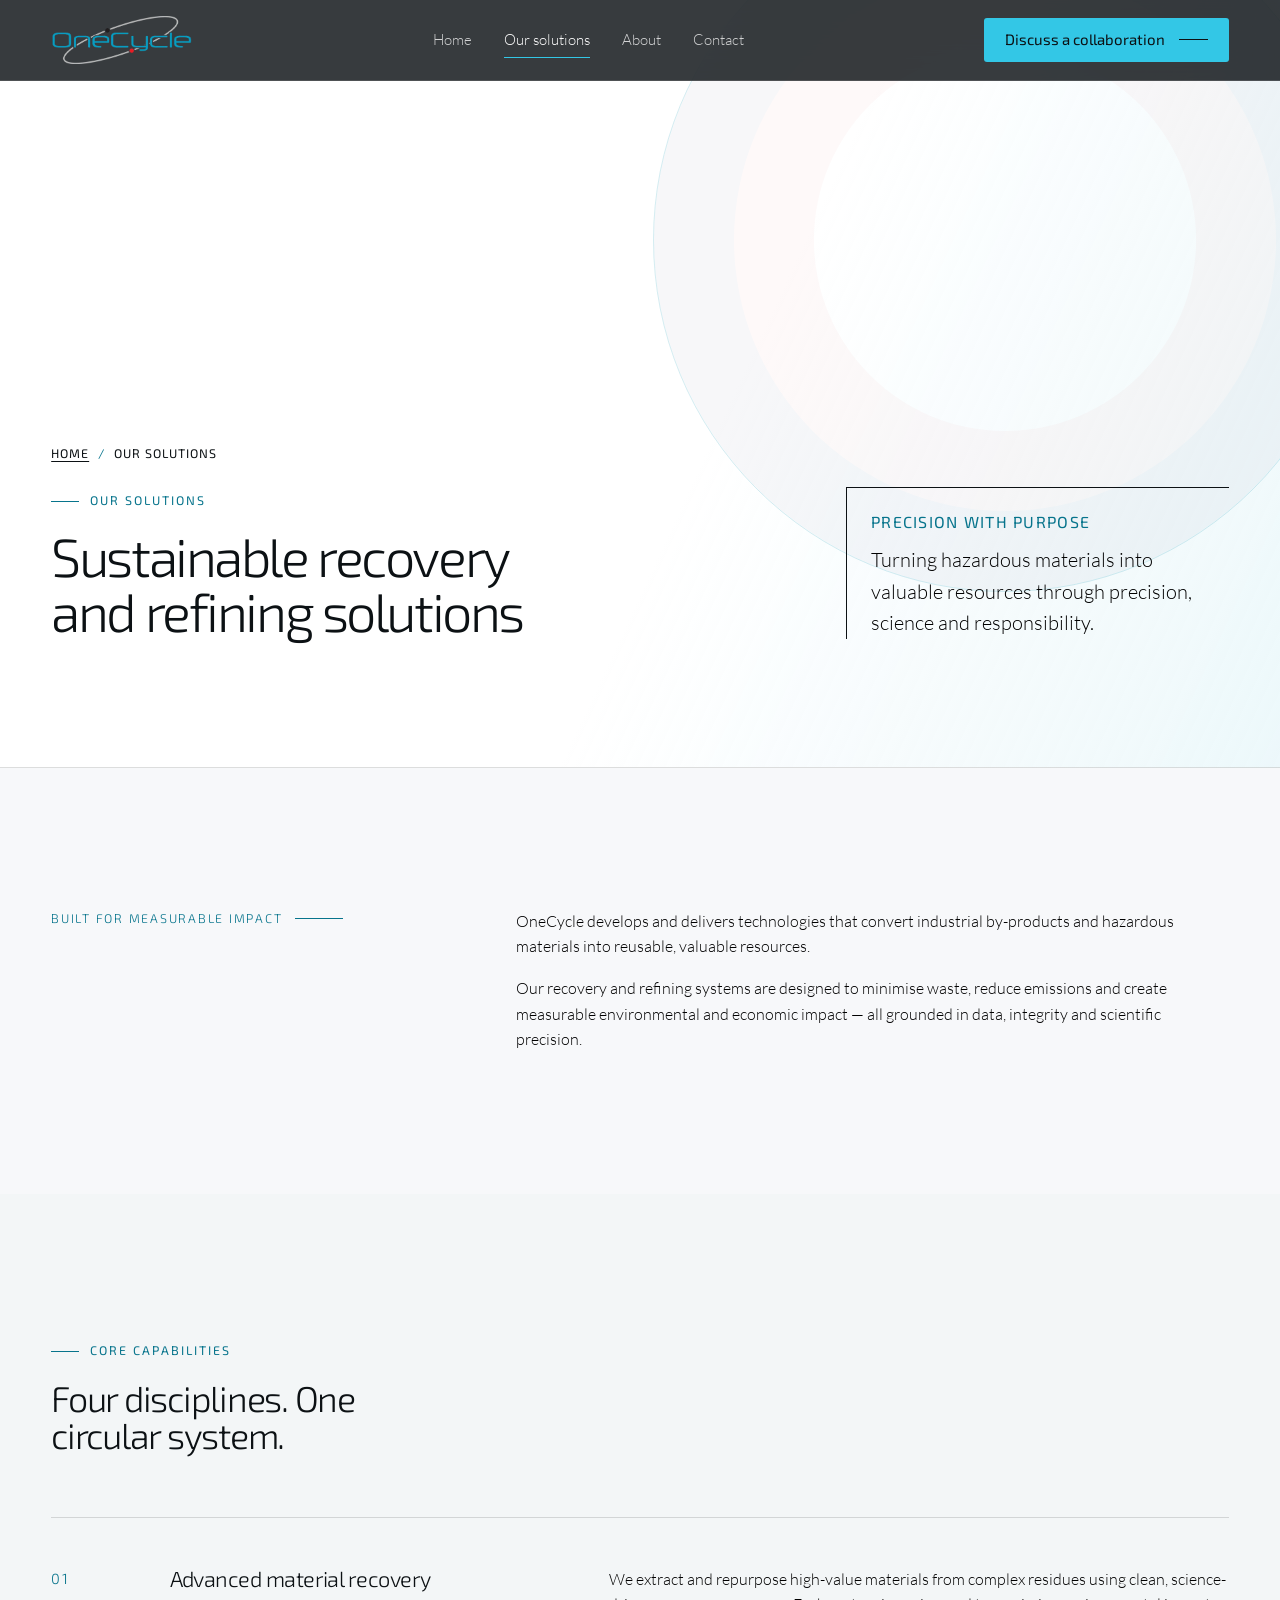
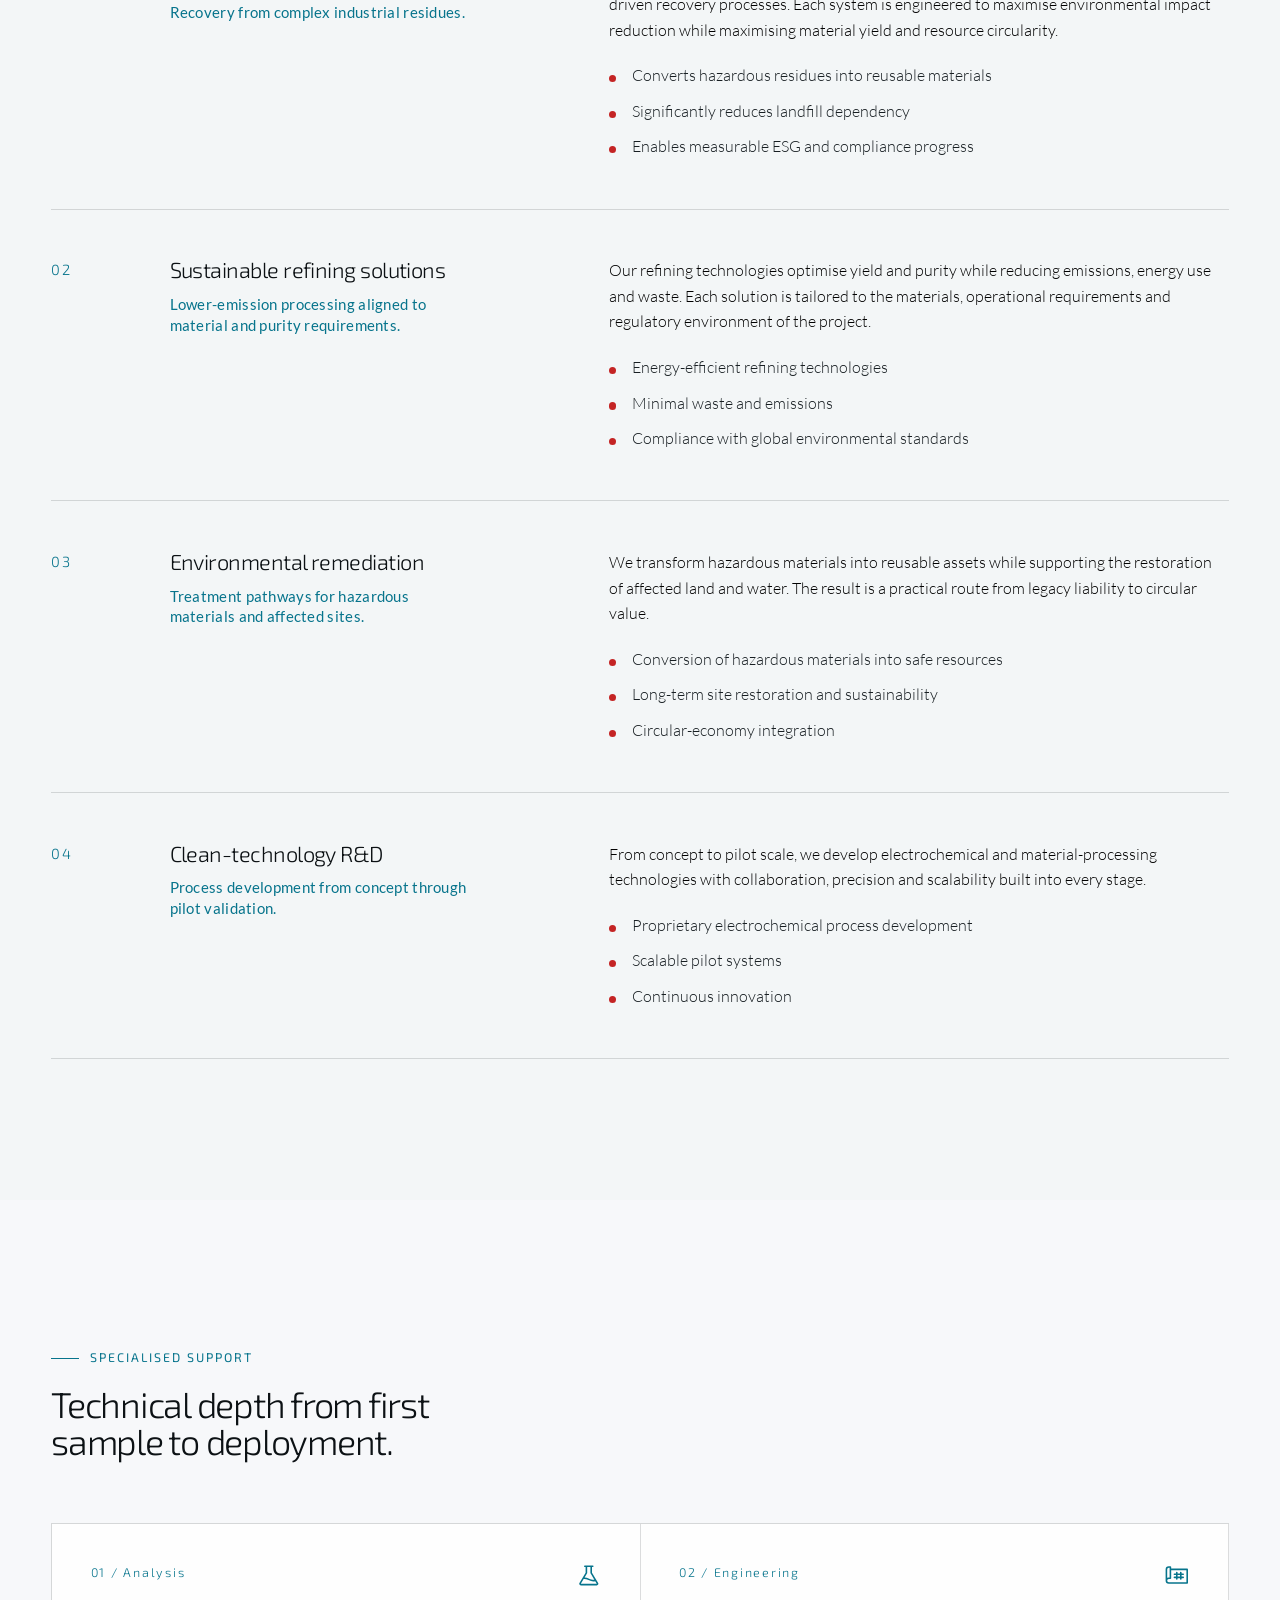
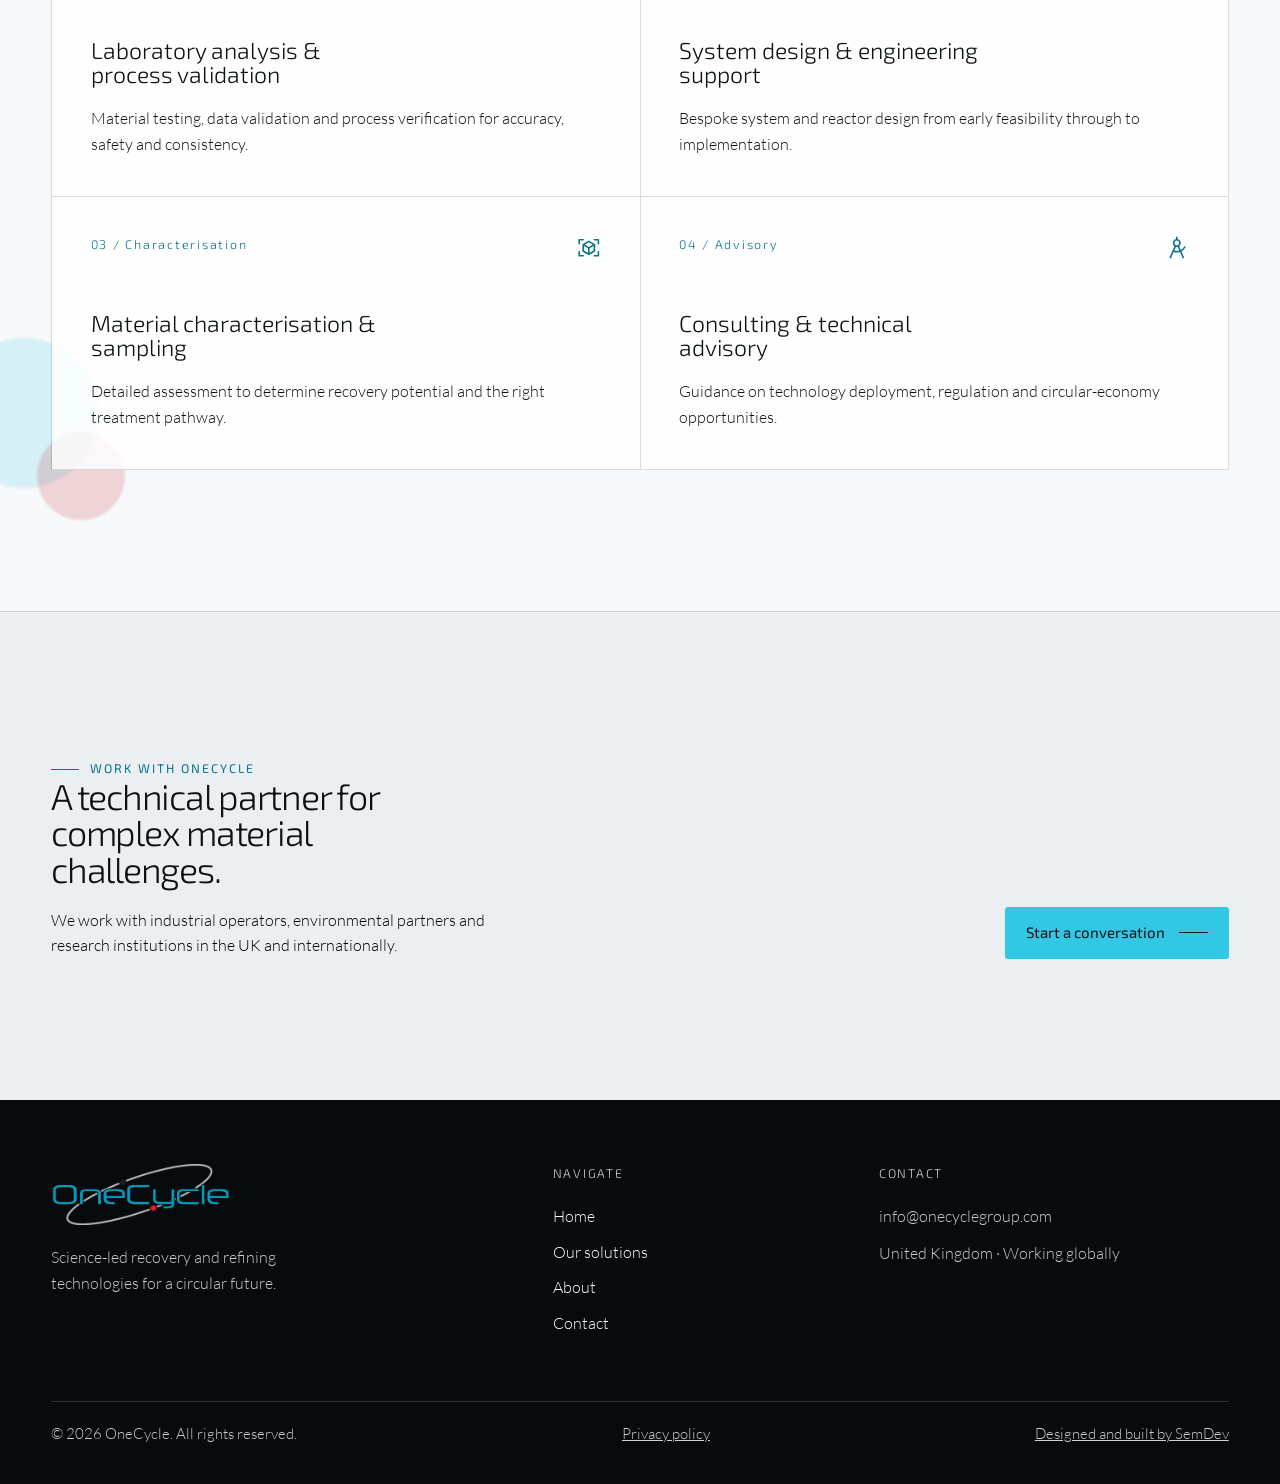
<file: our-solutions/index.html>
<!doctype html>
<html lang="en-GB" class="no-js">
<head>
  <meta charset="utf-8">
  <script>document.documentElement.classList.replace('no-js', 'js')</script>
  <meta name="viewport" content="width=device-width, initial-scale=1">
  <title>Our Solutions | OneCycle</title>
  <meta name="description" content="Sustainable recovery, refining, remediation and clean-technology solutions from OneCycle.">
  <meta name="robots" content="index, follow, max-image-preview:large, max-snippet:-1, max-video-preview:-1">
  <link rel="canonical" href="https://onecyclegroup.com/our-solutions/">
  <script type="application/ld+json">
    {
      "@context": "https://schema.org",
      "@graph": [
        {
          "@type": "CollectionPage",
          "@id": "https://onecyclegroup.com/our-solutions/#webpage",
          "url": "https://onecyclegroup.com/our-solutions/",
          "name": "Our Solutions | OneCycle",
          "description": "Sustainable recovery, refining, remediation and clean-technology solutions from OneCycle.",
          "isPartOf": { "@id": "https://onecyclegroup.com/#website" },
          "about": { "@id": "https://onecyclegroup.com/#organization" },
          "breadcrumb": { "@id": "https://onecyclegroup.com/our-solutions/#breadcrumb" },
          "mainEntity": { "@id": "https://onecyclegroup.com/our-solutions/#services" },
          "inLanguage": "en-GB"
        },
        {
          "@type": "BreadcrumbList",
          "@id": "https://onecyclegroup.com/our-solutions/#breadcrumb",
          "itemListElement": [
            { "@type": "ListItem", "position": 1, "name": "Home", "item": "https://onecyclegroup.com/" },
            { "@type": "ListItem", "position": 2, "name": "Our solutions", "item": "https://onecyclegroup.com/our-solutions/" }
          ]
        },
        {
          "@type": "ItemList",
          "@id": "https://onecyclegroup.com/our-solutions/#services",
          "name": "OneCycle core capabilities",
          "numberOfItems": 4,
          "itemListElement": [
            {
              "@type": "ListItem",
              "position": 1,
              "item": {
                "@type": "Service",
                "name": "Advanced material recovery",
                "description": "Science-driven recovery processes that extract and repurpose high-value materials from complex industrial residues.",
                "provider": { "@id": "https://onecyclegroup.com/#organization" }
              }
            },
            {
              "@type": "ListItem",
              "position": 2,
              "item": {
                "@type": "Service",
                "name": "Sustainable refining solutions",
                "description": "Refining technologies designed to optimise yield and purity while reducing emissions, energy use and waste.",
                "provider": { "@id": "https://onecyclegroup.com/#organization" }
              }
            },
            {
              "@type": "ListItem",
              "position": 3,
              "item": {
                "@type": "Service",
                "name": "Environmental remediation",
                "description": "Conversion of hazardous materials into reusable assets while supporting the restoration of affected land and water.",
                "provider": { "@id": "https://onecyclegroup.com/#organization" }
              }
            },
            {
              "@type": "ListItem",
              "position": 4,
              "item": {
                "@type": "Service",
                "name": "Clean-technology research and development",
                "description": "Development of electrochemical and material-processing technologies from concept through pilot scale.",
                "provider": { "@id": "https://onecyclegroup.com/#organization" }
              }
            }
          ]
        }
      ]
    }
  </script>
  <link rel="icon" href="/assets/images/onecycle-favicon.png" type="image/png">
  <link rel="stylesheet" href="/assets/css/root.css?v=6">
  <link rel="stylesheet" href="/assets/css/global.css?v=7">
  <link rel="stylesheet" href="/assets/css/internal.css?v=9">
</head>
<body class="solutions-page">
  <a class="skip-link" href="#main-content">Skip to main content</a>
  <svg class="icon-sprite" aria-hidden="true" focusable="false">
    <symbol id="ph-flask" viewBox="0 0 256 256"><path d="M221.69,199.77,160,96.92V40h8a8,8,0,0,0,0-16H88a8,8,0,0,0,0,16h8V96.92L34.31,199.77A16,16,0,0,0,48,224H208a16,16,0,0,0,13.72-24.23ZM110.86,103.25A7.93,7.93,0,0,0,112,99.14V40h32V99.14a7.93,7.93,0,0,0,1.14,4.11L183.36,167c-12,2.37-29.07,1.37-51.75-10.11-15.91-8.05-31.05-12.32-45.22-12.81ZM48,208l28.54-47.58c14.25-1.74,30.31,1.85,47.82,10.72,19,9.61,35,12.88,48,12.88a69.89,69.89,0,0,0,19.55-2.7L208,208Z"/></symbol>
    <symbol id="ph-blueprint" viewBox="0 0 256 256"><path d="M232,56H72V40a8,8,0,0,0-8-8H48A32,32,0,0,0,16,64V176a32,32,0,0,0,32,32H232a8,8,0,0,0,8-8V64A8,8,0,0,0,232,56ZM32,64A16,16,0,0,1,48,48h8v96H48a31.82,31.82,0,0,0-16,4.29ZM224,192H48a16,16,0,0,1,0-32H64a8,8,0,0,0,8-8V72H224ZM104,136a8,8,0,0,0,0,16h16v8a8,8,0,0,0,16,0v-8h24v8a8,8,0,0,0,16,0v-8h16a8,8,0,0,0,0-16H176V120h16a8,8,0,0,0,0-16H176V96a8,8,0,0,0-16,0v8H136V96a8,8,0,0,0-16,0v8H104a8,8,0,0,0,0,16h16v16Zm32-16h24v16H136Z"/></symbol>
    <symbol id="ph-cube-focus" viewBox="0 0 256 256"><path d="M232,48V88a8,8,0,0,1-16,0V56H184a8,8,0,0,1,0-16h40A8,8,0,0,1,232,48ZM72,200H40V168a8,8,0,0,0-16,0v40a8,8,0,0,0,8,8H72a8,8,0,0,0,0-16Zm152-40a8,8,0,0,0-8,8v32H184a8,8,0,0,0,0,16h40a8,8,0,0,0,8-8V168A8,8,0,0,0,224,160ZM32,96a8,8,0,0,0,8-8V56H72a8,8,0,0,0,0-16H32a8,8,0,0,0-8,8V88A8,8,0,0,0,32,96ZM188,167l-56,32a8,8,0,0,1-7.94,0L68,167A8,8,0,0,1,64,160V96a8,8,0,0,1,4-7l56-32a8,8,0,0,1,7.94,0l56,32a8,8,0,0,1,4,7v64A8,8,0,0,1,188,167ZM88.12,96,128,118.79,167.88,96,128,73.21ZM80,155.36l40,22.85V132.64L80,109.79Zm96,0V109.79l-40,22.85v45.57Z"/></symbol>
    <symbol id="ph-compass-tool" viewBox="0 0 256 256"><path d="M215.12,123.64a8,8,0,1,0-14.24-7.28,79.58,79.58,0,0,1-33.08,33.5l-16.58-37.32A40,40,0,0,0,136,40.8V24a8,8,0,0,0-16,0V40.8a40,40,0,0,0-15.22,71.74L56.69,220.75a8,8,0,1,0,14.62,6.5l25.14-56.56A95.48,95.48,0,0,0,128,176a99.13,99.13,0,0,0,31.6-5.21l25.09,56.46a8,8,0,0,0,14.62-6.5l-25-56.25A95.81,95.81,0,0,0,215.12,123.64ZM128,56a24,24,0,1,1-24,24A24,24,0,0,1,128,56Zm0,104a79.52,79.52,0,0,1-25-4l16.42-36.94a39.81,39.81,0,0,0,17.2,0l16.48,37.06A83.21,83.21,0,0,1,128,160Z"/></symbol>
  </svg>
  <header class="site-header">
    <div class="container nav-shell">
      <a class="brand-link" href="/" aria-label="OneCycle home"><img src="/assets/images/onecycle-logo.webp" alt="OneCycle"></a>
      <nav class="primary-nav" id="primary-navigation" aria-label="Primary navigation" data-nav>
        <ul>
          <li><a href="/">Home</a></li>
          <li><a href="/our-solutions/" aria-current="page">Our solutions</a></li>
          <li><a href="/about/">About</a></li>
          <li><a href="/contact/">Contact</a></li>
        </ul>
      </nav>
      <a class="button button-primary nav-cta" href="/contact/">Discuss a collaboration</a>
      <button class="nav-toggle" type="button" aria-expanded="false" aria-controls="primary-navigation" aria-label="Open navigation" data-nav-toggle><span class="nav-toggle-lines" aria-hidden="true"></span></button>
    </div>
  </header>

  <main id="main-content" class="internal-main">
    <section class="internal-hero">
      <div class="container internal-hero-layout">
        <div>
          <nav aria-label="Breadcrumb"><ol class="breadcrumbs"><li><a href="/">Home</a></li><li aria-current="page">Our solutions</li></ol></nav>
          <span class="eyebrow">Our solutions</span>
          <h1>Sustainable recovery and refining solutions</h1>
        </div>
        <div class="internal-hero-note">
          <strong>Precision with purpose</strong>
          <p class="internal-hero-copy">Turning hazardous materials into valuable resources through precision, science and responsibility.</p>
        </div>
      </div>
    </section>

    <section class="section">
      <div class="container intro-grid">
        <p class="rule-label">Built for measurable impact</p>
        <div class="intro-copy">
          <p>OneCycle develops and delivers technologies that convert industrial by-products and hazardous materials into reusable, valuable resources.</p>
          <p>Our recovery and refining systems are designed to minimise waste, reduce emissions and create measurable environmental and economic impact — all grounded in data, integrity and scientific precision.</p>
        </div>
      </div>
    </section>

    <section class="section section-surface" aria-labelledby="capabilities-title">
      <div class="container">
        <span class="eyebrow">Core capabilities</span>
        <h2 class="section-title" id="capabilities-title">Four disciplines. One circular system.</h2>
        <div class="capability-list">
          <article class="capability-row reveal">
            <span class="capability-index">01</span>
            <h3>Advanced material recovery <span>Recovery from complex industrial residues.</span></h3>
            <div class="capability-body">
              <p>We extract and repurpose high-value materials from complex residues using clean, science-driven recovery processes. Each system is engineered to maximise environmental impact reduction while maximising material yield and resource circularity.</p>
              <ul class="feature-list">
                <li>Converts hazardous residues into reusable materials</li>
                <li>Significantly reduces landfill dependency</li>
                <li>Enables measurable ESG and compliance progress</li>
              </ul>
            </div>
          </article>
          <article class="capability-row reveal">
            <span class="capability-index">02</span>
            <h3>Sustainable refining solutions <span>Lower-emission processing aligned to material and purity requirements.</span></h3>
            <div class="capability-body">
              <p>Our refining technologies optimise yield and purity while reducing emissions, energy use and waste. Each solution is tailored to the materials, operational requirements and regulatory environment of the project.</p>
              <ul class="feature-list">
                <li>Energy-efficient refining technologies</li>
                <li>Minimal waste and emissions</li>
                <li>Compliance with global environmental standards</li>
              </ul>
            </div>
          </article>
          <article class="capability-row reveal">
            <span class="capability-index">03</span>
            <h3>Environmental remediation <span>Treatment pathways for hazardous materials and affected sites.</span></h3>
            <div class="capability-body">
              <p>We transform hazardous materials into reusable assets while supporting the restoration of affected land and water. The result is a practical route from legacy liability to circular value.</p>
              <ul class="feature-list">
                <li>Conversion of hazardous materials into safe resources</li>
                <li>Long-term site restoration and sustainability</li>
                <li>Circular-economy integration</li>
              </ul>
            </div>
          </article>
          <article class="capability-row reveal">
            <span class="capability-index">04</span>
            <h3>Clean-technology R&amp;D <span>Process development from concept through pilot validation.</span></h3>
            <div class="capability-body">
              <p>From concept to pilot scale, we develop electrochemical and material-processing technologies with collaboration, precision and scalability built into every stage.</p>
              <ul class="feature-list">
                <li>Proprietary electrochemical process development</li>
                <li>Scalable pilot systems</li>
                <li>Continuous innovation</li>
              </ul>
            </div>
          </article>
        </div>
      </div>
    </section>

    <section class="section section-dark" aria-labelledby="support-title">
      <div class="ambient-orbs ambient-orbs-left" aria-hidden="true"><span class="ambient-orb ambient-orb-blue"></span><span class="ambient-orb ambient-orb-red"></span></div>
      <div class="container">
        <span class="eyebrow">Specialised support</span>
        <h2 class="section-title" id="support-title">Technical depth from first sample to deployment.</h2>
        <div class="support-grid">
          <article class="support-card"><div class="support-card-top"><span class="card-number">01 / Analysis</span><svg class="support-card-icon" aria-hidden="true" focusable="false"><use href="#ph-flask"></use></svg></div><h3>Laboratory analysis &amp; process validation</h3><p>Material testing, data validation and process verification for accuracy, safety and consistency.</p></article>
          <article class="support-card"><div class="support-card-top"><span class="card-number">02 / Engineering</span><svg class="support-card-icon" aria-hidden="true" focusable="false"><use href="#ph-blueprint"></use></svg></div><h3>System design &amp; engineering support</h3><p>Bespoke system and reactor design from early feasibility through to implementation.</p></article>
          <article class="support-card"><div class="support-card-top"><span class="card-number">03 / Characterisation</span><svg class="support-card-icon" aria-hidden="true" focusable="false"><use href="#ph-cube-focus"></use></svg></div><h3>Material characterisation &amp; sampling</h3><p>Detailed assessment to determine recovery potential and the right treatment pathway.</p></article>
          <article class="support-card"><div class="support-card-top"><span class="card-number">04 / Advisory</span><svg class="support-card-icon" aria-hidden="true" focusable="false"><use href="#ph-compass-tool"></use></svg></div><h3>Consulting &amp; technical advisory</h3><p>Guidance on technology deployment, regulation and circular-economy opportunities.</p></article>
        </div>
      </div>
    </section>

    <section class="page-cta" aria-labelledby="solutions-cta-title">
      <div class="container">
        <div><span class="eyebrow">Work with OneCycle</span><h2 id="solutions-cta-title">A technical partner for complex material challenges.</h2><p>We work with industrial operators, environmental partners and research institutions in the UK and internationally.</p></div>
        <a class="button button-primary" href="/contact/">Start a conversation</a>
      </div>
    </section>
  </main>

  <footer class="site-footer">
    <div class="container">
      <div class="footer-top">
        <div class="footer-brand"><a class="brand-link" href="/" aria-label="OneCycle home"><img src="/assets/images/onecycle-logo.webp" alt="OneCycle"></a><p>Science-led recovery and refining technologies for a circular future.</p></div>
        <nav aria-label="Footer navigation"><p class="footer-heading">Navigate</p><ul class="footer-links"><li><a href="/">Home</a></li><li><a href="/our-solutions/">Our solutions</a></li><li><a href="/about/">About</a></li><li><a href="/contact/">Contact</a></li></ul></nav>
        <div class="footer-contact"><p class="footer-heading">Contact</p><p><a href="mailto:info@onecyclegroup.com">info@onecyclegroup.com</a></p><p>United Kingdom · Working globally</p></div>
      </div>
      <div class="footer-bottom"><p>© 2026 OneCycle. All rights reserved.</p><p><a href="/privacy-policy/">Privacy policy</a></p><p><a href="https://builtbysemdev.com" target="_blank" rel="noopener noreferrer">Designed and built by SemDev</a></p></div>
    </div>
  </footer>
  <script src="/assets/js/vendor/gsap.min.js" defer></script>
  <script src="/assets/js/vendor/ScrollTrigger.min.js" defer></script>
  <script src="/assets/js/global.js?v=8" defer></script>
</body>
</html>
</file>
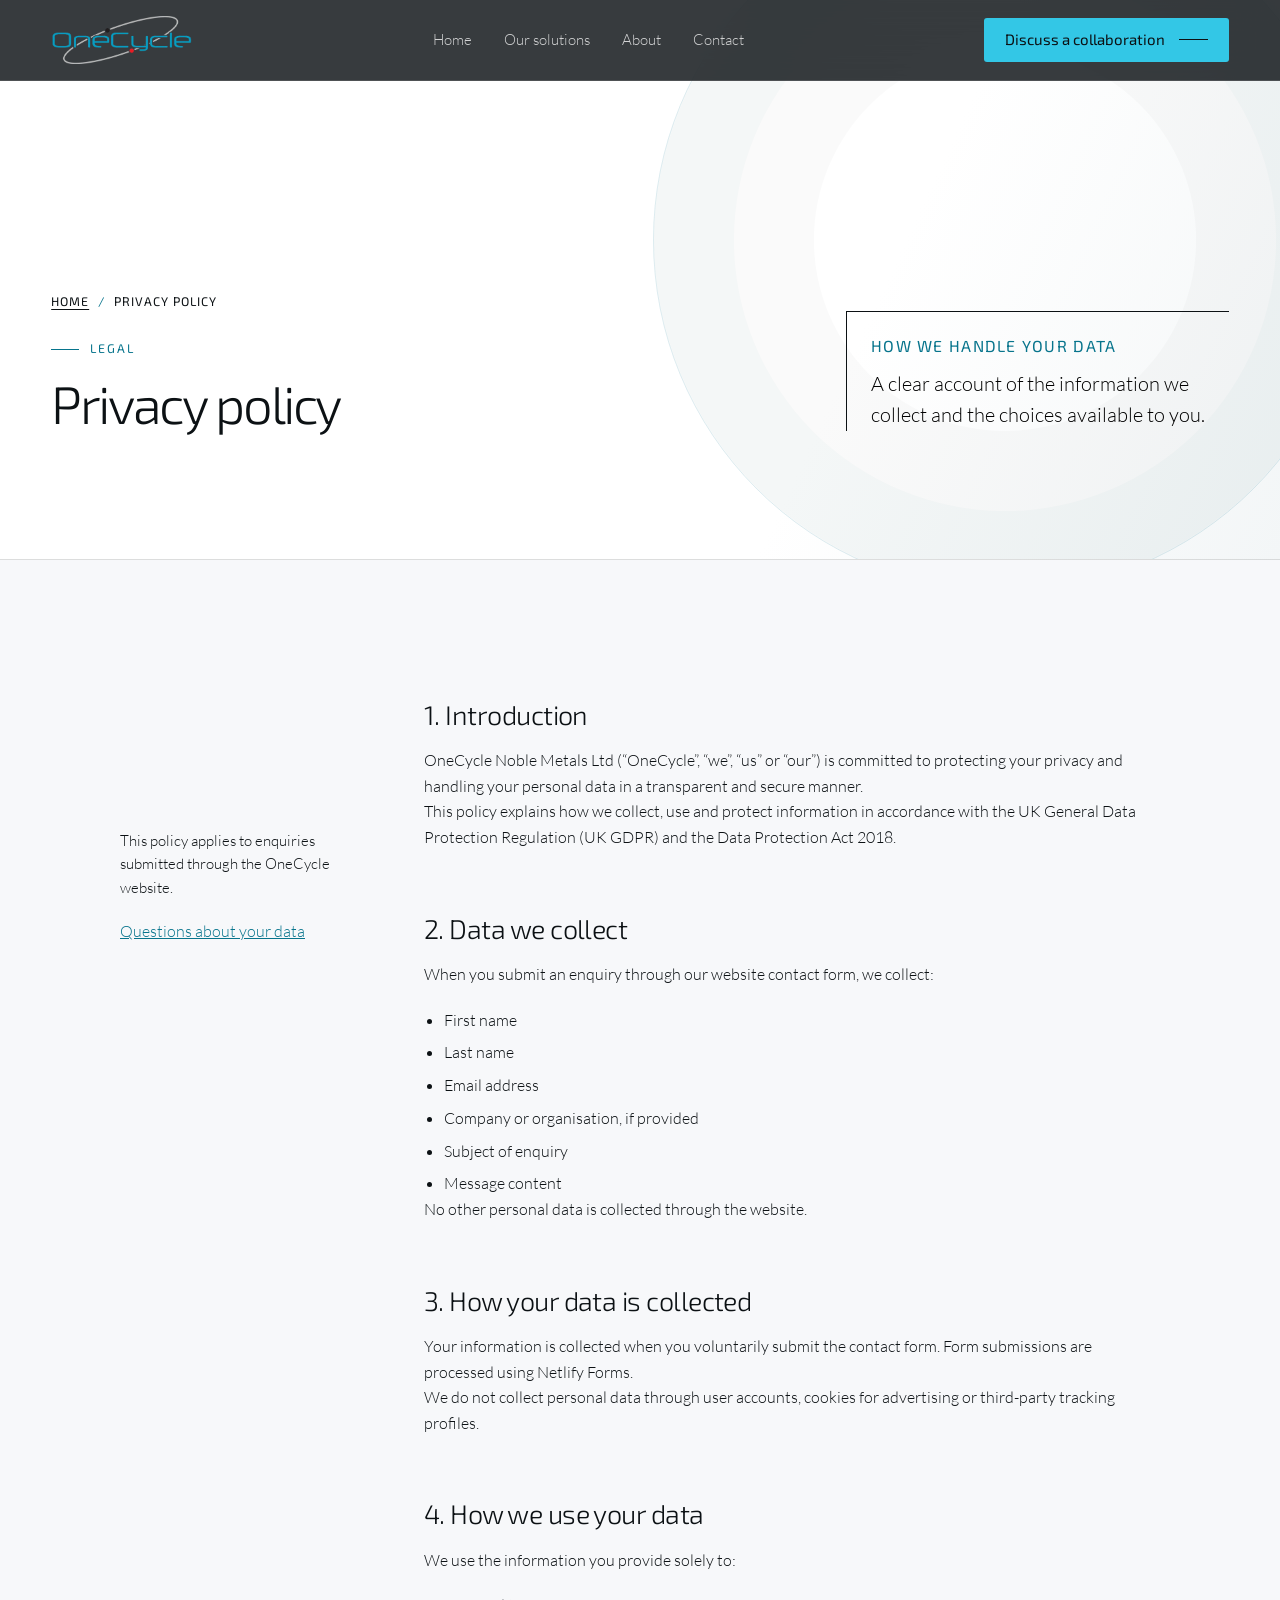
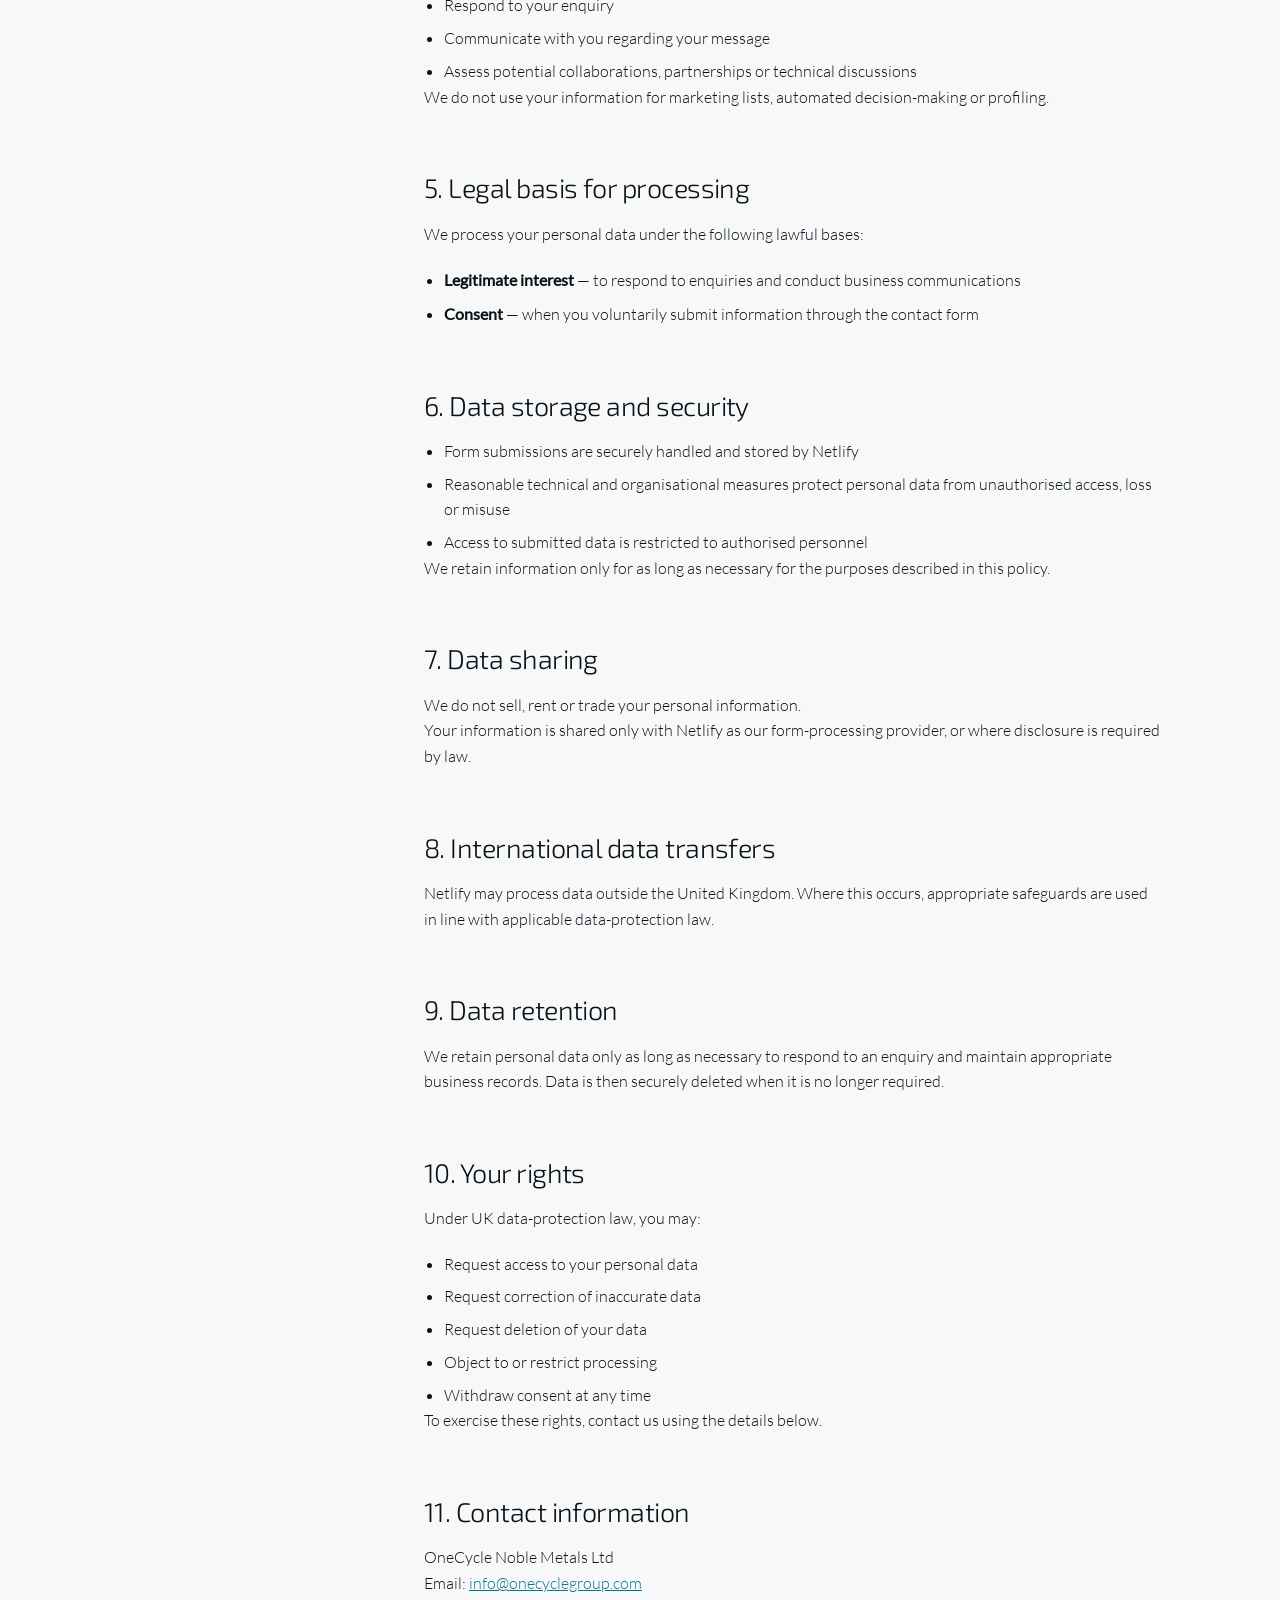
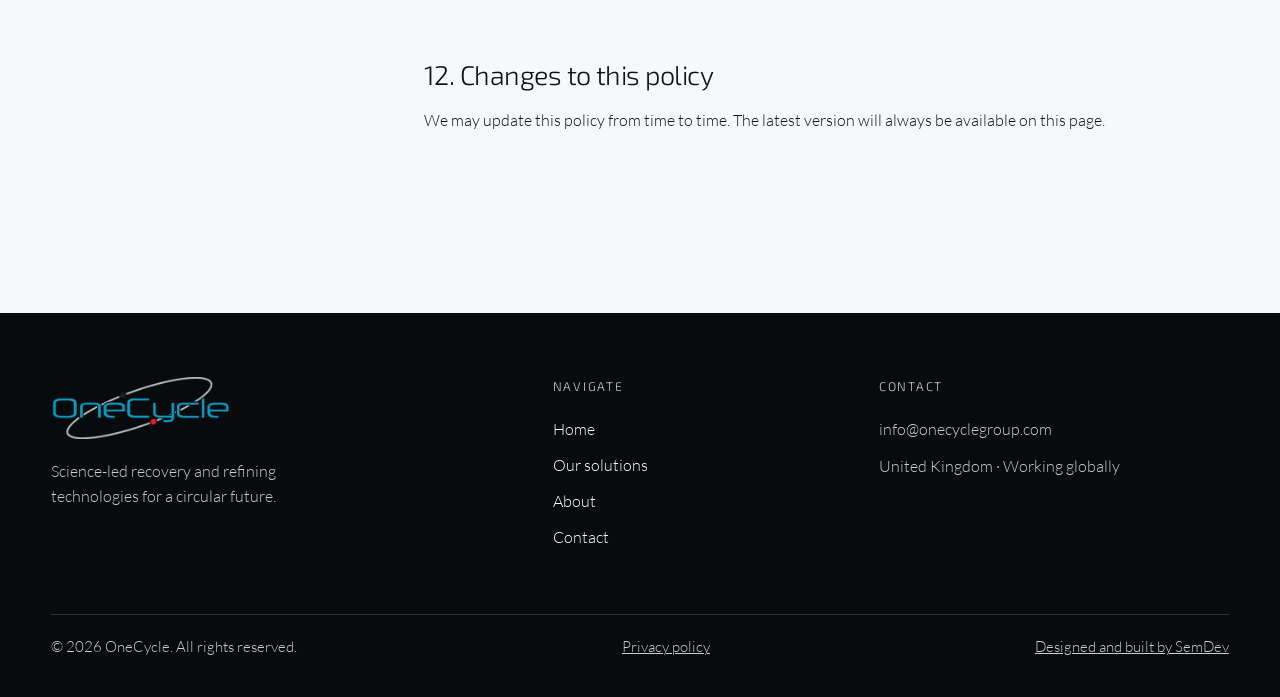
<file: privacy-policy/index.html>
<!doctype html>
<html lang="en-GB" class="no-js">
<head>
  <meta charset="utf-8"><meta name="viewport" content="width=device-width, initial-scale=1"><script>document.documentElement.classList.replace('no-js', 'js')</script>
  <title>Privacy Policy | OneCycle</title><meta name="description" content="How OneCycle Noble Metals Ltd collects, uses and protects personal data.">
  <meta name="robots" content="index, follow, max-image-preview:large, max-snippet:-1, max-video-preview:-1">
  <link rel="canonical" href="https://onecyclegroup.com/privacy-policy/"><link rel="icon" href="/assets/images/onecycle-favicon.png" type="image/png">
  <script type="application/ld+json">
    {
      "@context": "https://schema.org",
      "@graph": [
        {
          "@type": "WebPage",
          "@id": "https://onecyclegroup.com/privacy-policy/#webpage",
          "url": "https://onecyclegroup.com/privacy-policy/",
          "name": "Privacy Policy | OneCycle",
          "description": "How OneCycle Noble Metals Ltd collects, uses and protects personal data.",
          "isPartOf": { "@id": "https://onecyclegroup.com/#website" },
          "about": { "@id": "https://onecyclegroup.com/#organization" },
          "breadcrumb": { "@id": "https://onecyclegroup.com/privacy-policy/#breadcrumb" },
          "inLanguage": "en-GB"
        },
        {
          "@type": "BreadcrumbList",
          "@id": "https://onecyclegroup.com/privacy-policy/#breadcrumb",
          "itemListElement": [
            { "@type": "ListItem", "position": 1, "name": "Home", "item": "https://onecyclegroup.com/" },
            { "@type": "ListItem", "position": 2, "name": "Privacy policy", "item": "https://onecyclegroup.com/privacy-policy/" }
          ]
        }
      ]
    }
  </script>
  <link rel="stylesheet" href="/assets/css/root.css?v=6"><link rel="stylesheet" href="/assets/css/global.css?v=7"><link rel="stylesheet" href="/assets/css/internal.css?v=9">
</head>
<body class="refined-page policy-page">
  <a class="skip-link" href="#main-content">Skip to main content</a>
  <header class="site-header"><div class="container nav-shell"><a class="brand-link" href="/" aria-label="OneCycle home"><img src="/assets/images/onecycle-logo.webp" alt="OneCycle"></a><nav class="primary-nav" id="primary-navigation" aria-label="Primary navigation" data-nav><ul><li><a href="/">Home</a></li><li><a href="/our-solutions/">Our solutions</a></li><li><a href="/about/">About</a></li><li><a href="/contact/">Contact</a></li></ul></nav><a class="button button-primary nav-cta" href="/contact/">Discuss a collaboration</a><button class="nav-toggle" type="button" aria-expanded="false" aria-controls="primary-navigation" aria-label="Open navigation" data-nav-toggle><span class="nav-toggle-lines" aria-hidden="true"></span></button></div></header>
  <main id="main-content" class="internal-main">
    <section class="internal-hero"><div class="container internal-hero-layout"><div><nav aria-label="Breadcrumb"><ol class="breadcrumbs"><li><a href="/">Home</a></li><li aria-current="page">Privacy policy</li></ol></nav><span class="eyebrow">Legal</span><h1>Privacy policy</h1></div><div class="internal-hero-note"><strong>How we handle your data</strong><p class="internal-hero-copy">A clear account of the information we collect and the choices available to you.</p></div></div></section>
    <section class="section">
      <div class="container policy-layout">
        <aside class="policy-aside"><p>This policy applies to enquiries submitted through the OneCycle website.</p><a href="mailto:info@onecyclegroup.com">Questions about your data</a></aside>
        <article class="policy-content">
          <h2>1. Introduction</h2><p>OneCycle Noble Metals Ltd (“OneCycle”, “we”, “us” or “our”) is committed to protecting your privacy and handling your personal data in a transparent and secure manner.</p><p>This policy explains how we collect, use and protect information in accordance with the UK General Data Protection Regulation (UK GDPR) and the Data Protection Act 2018.</p>
          <h2>2. Data we collect</h2><p>When you submit an enquiry through our website contact form, we collect:</p><ul><li>First name</li><li>Last name</li><li>Email address</li><li>Company or organisation, if provided</li><li>Subject of enquiry</li><li>Message content</li></ul><p>No other personal data is collected through the website.</p>
          <h2>3. How your data is collected</h2><p>Your information is collected when you voluntarily submit the contact form. Form submissions are processed using Netlify Forms.</p><p>We do not collect personal data through user accounts, cookies for advertising or third-party tracking profiles.</p>
          <h2>4. How we use your data</h2><p>We use the information you provide solely to:</p><ul><li>Respond to your enquiry</li><li>Communicate with you regarding your message</li><li>Assess potential collaborations, partnerships or technical discussions</li></ul><p>We do not use your information for marketing lists, automated decision-making or profiling.</p>
          <h2>5. Legal basis for processing</h2><p>We process your personal data under the following lawful bases:</p><ul><li><strong>Legitimate interest</strong> — to respond to enquiries and conduct business communications</li><li><strong>Consent</strong> — when you voluntarily submit information through the contact form</li></ul>
          <h2>6. Data storage and security</h2><ul><li>Form submissions are securely handled and stored by Netlify</li><li>Reasonable technical and organisational measures protect personal data from unauthorised access, loss or misuse</li><li>Access to submitted data is restricted to authorised personnel</li></ul><p>We retain information only for as long as necessary for the purposes described in this policy.</p>
          <h2>7. Data sharing</h2><p>We do not sell, rent or trade your personal information.</p><p>Your information is shared only with Netlify as our form-processing provider, or where disclosure is required by law.</p>
          <h2>8. International data transfers</h2><p>Netlify may process data outside the United Kingdom. Where this occurs, appropriate safeguards are used in line with applicable data-protection law.</p>
          <h2>9. Data retention</h2><p>We retain personal data only as long as necessary to respond to an enquiry and maintain appropriate business records. Data is then securely deleted when it is no longer required.</p>
          <h2>10. Your rights</h2><p>Under UK data-protection law, you may:</p><ul><li>Request access to your personal data</li><li>Request correction of inaccurate data</li><li>Request deletion of your data</li><li>Object to or restrict processing</li><li>Withdraw consent at any time</li></ul><p>To exercise these rights, contact us using the details below.</p>
          <h2>11. Contact information</h2><p>OneCycle Noble Metals Ltd</p><p>Email: <a href="mailto:info@onecyclegroup.com">info@onecyclegroup.com</a></p>
          <h2>12. Changes to this policy</h2><p>We may update this policy from time to time. The latest version will always be available on this page.</p>
        </article>
      </div>
    </section>
  </main>
  <footer class="site-footer"><div class="container"><div class="footer-top"><div class="footer-brand"><a class="brand-link" href="/" aria-label="OneCycle home"><img src="/assets/images/onecycle-logo.webp" alt="OneCycle"></a><p>Science-led recovery and refining technologies for a circular future.</p></div><nav aria-label="Footer navigation"><p class="footer-heading">Navigate</p><ul class="footer-links"><li><a href="/">Home</a></li><li><a href="/our-solutions/">Our solutions</a></li><li><a href="/about/">About</a></li><li><a href="/contact/">Contact</a></li></ul></nav><div class="footer-contact"><p class="footer-heading">Contact</p><p><a href="mailto:info@onecyclegroup.com">info@onecyclegroup.com</a></p><p>United Kingdom · Working globally</p></div></div><div class="footer-bottom"><p>© 2026 OneCycle. All rights reserved.</p><p><a href="/privacy-policy/" aria-current="page">Privacy policy</a></p><p><a href="https://builtbysemdev.com" target="_blank" rel="noopener noreferrer">Designed and built by SemDev</a></p></div></div></footer>
  <script src="/assets/js/global.js?v=8" defer></script>
</body>
</html>
</file>
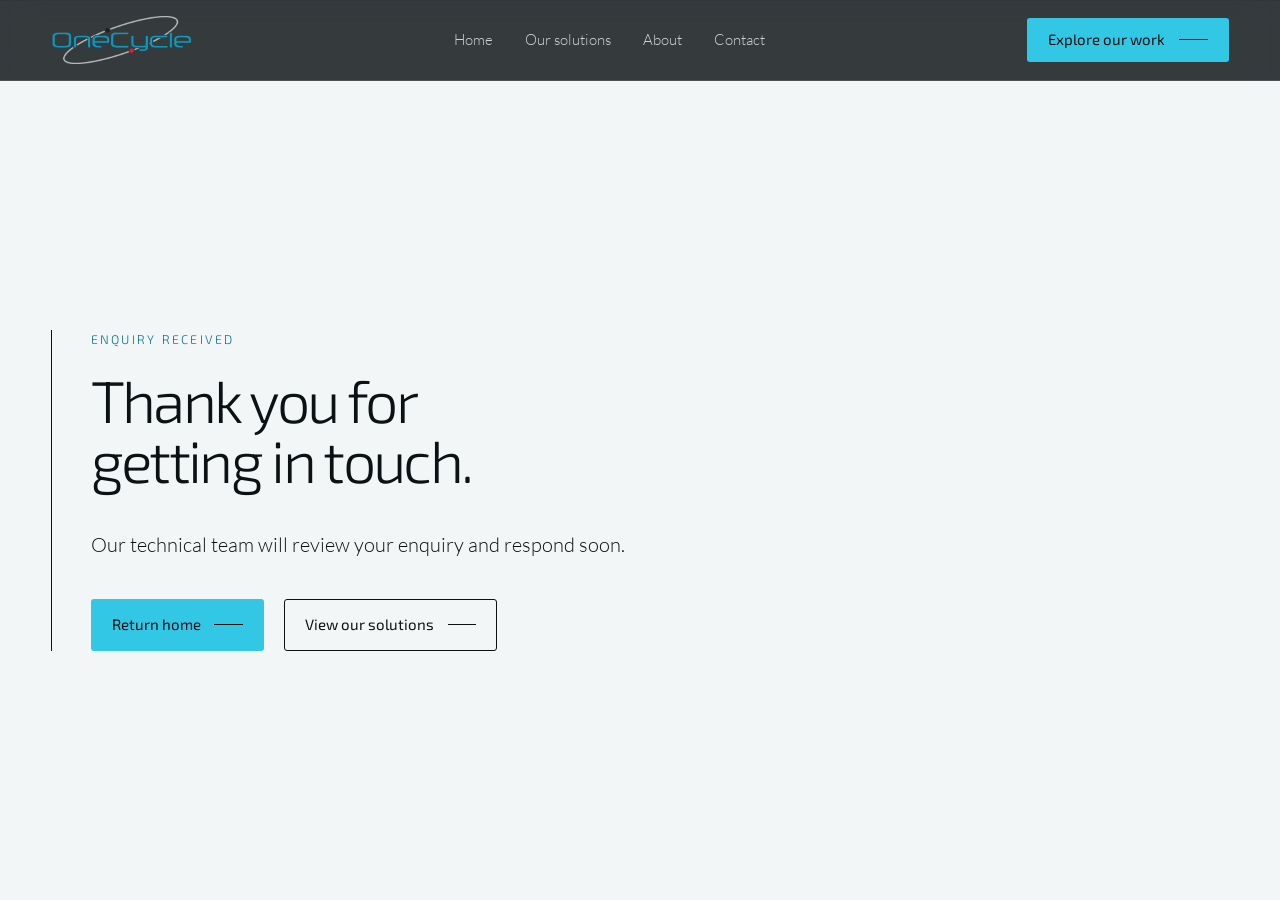
<file: thank-you/index.html>
<!doctype html>
<html lang="en-GB" class="no-js">
  <head>
    <meta charset="utf-8" />
    <meta name="viewport" content="width=device-width, initial-scale=1" />
    <meta name="robots" content="noindex, follow" />
    <script>
      document.documentElement.classList.replace("no-js", "js");
    </script>
    <title>Thank You | OneCycle</title>
    <meta name="description" content="Thank you for contacting OneCycle." />
    <link
      rel="icon"
      href="/assets/images/onecycle-favicon.png"
      type="image/png"
    />
    <link rel="canonical" href="https://onecyclegroup.com/thank-you/" />
    <script type="application/ld+json">
      {
        "@context": "https://schema.org",
        "@type": "WebPage",
        "@id": "https://onecyclegroup.com/thank-you/#webpage",
        "url": "https://onecyclegroup.com/thank-you/",
        "name": "Thank You | OneCycle",
        "isPartOf": { "@id": "https://onecyclegroup.com/#website" },
        "inLanguage": "en-GB"
      }
    </script>
    <link rel="stylesheet" href="/assets/css/root.css?v=6" />
    <link rel="stylesheet" href="/assets/css/global.css?v=7" />
    <link rel="stylesheet" href="/assets/css/internal.css?v=9" />
  </head>
  <body class="refined-page status-shell">
    <a class="skip-link" href="#main-content">Skip to main content</a>
    <header class="site-header">
      <div class="container nav-shell">
        <a class="brand-link" href="/" aria-label="OneCycle home"
          ><img src="/assets/images/onecycle-logo.webp" alt="OneCycle"
        /></a>
        <nav
          class="primary-nav"
          id="primary-navigation"
          aria-label="Primary navigation"
          data-nav
        >
          <ul>
            <li><a href="/">Home</a></li>
            <li><a href="/our-solutions/">Our solutions</a></li>
            <li><a href="/about/">About</a></li>
            <li><a href="/contact/">Contact</a></li>
          </ul>
        </nav>
        <a class="button button-primary nav-cta" href="/our-solutions/"
          >Explore our work</a
        ><button
          class="nav-toggle"
          type="button"
          aria-expanded="false"
          aria-controls="primary-navigation"
          aria-label="Open navigation"
          data-nav-toggle
        >
          <span class="nav-toggle-lines" aria-hidden="true"></span>
        </button>
      </div>
    </header>
    <main id="main-content" class="status-page">
      <div class="container">
        <div class="status-card">
          <span class="status-code">Enquiry received</span>
          <h1>Thank you for getting in touch.</h1>
          <p>Our technical team will review your enquiry and respond soon.</p>
          <div class="status-actions">
            <a class="button button-primary" href="/">Return home</a
            ><a class="button button-outline-dark" href="/our-solutions/"
              >View our solutions</a
            >
          </div>
        </div>
      </div>
    </main>
    <script src="/assets/js/global.js?v=8" defer></script>
  </body>
</html>
</file>
<file: assets/css/root.css>
:root {
  --colour-cyan: #33c7e6;
  --colour-cyan-deep: #07748c;
  --colour-red: #c42424;
  --colour-ink: #0c1114;
  --colour-ink-soft: #171e22;
  --colour-paper: #f7f8fa;
  --colour-surface: #ffffff;
  --colour-line: rgba(12, 17, 20, 0.14);
  --colour-muted: #000000;
  --colour-light-muted: #c7d0d4;
  --font-heading: "Exo2", sans-serif;
  --font-body: "Lato", sans-serif;
  --font-logo: "Neuropol-X", sans-serif;
  --text-xs: 0.78rem;
  --text-sm: 0.92rem;
  --text-base: clamp(1rem, 1.05vw, 1.08rem);
  --text-lead: clamp(1.12rem, 1.55vw, 1.34rem);
  --heading-sm: clamp(1.5rem, 2.1vw, 2.1rem);
  --heading-md: clamp(2.15rem, 3.8vw, 4rem);
  --heading-lg: clamp(2.9rem, 5.4vw, 5.8rem);
  --space-2xs: 0.4rem;
  --space-xs: 0.75rem;
  --space-sm: 1.25rem;
  --space-md: clamp(1.75rem, 3vw, 3rem);
  --space-lg: clamp(3rem, 5vw, 5.5rem);
  --space-xl: clamp(5.5rem, 10vw, 10rem);
  --container-max: 1280px;
  --container-pad: clamp(1.1rem, 4vw, 3.4rem);
  --section-space: clamp(6rem, 11vw, 10rem);
  --radius-sm: 3px;
  --radius-md: 12px;
  --transition-fast: 180ms ease;
  --transition-slow: 700ms cubic-bezier(0.22, 1, 0.36, 1);
}
</file>
<file: assets/css/global.css>
@font-face {
  font-family: "Exo2";
  font-style: normal;
  font-weight: 300;
  font-display: swap;
  src: url("../fonts/Exo2-Light.woff2") format("woff2");
}

@font-face {
  font-family: "Exo2";
  font-style: normal;
  font-weight: 400;
  font-display: swap;
  src: url("../fonts/Exo2-Regular.woff2") format("woff2");
}

@font-face {
  font-family: "Lato";
  font-style: normal;
  font-weight: 300;
  font-display: swap;
  src: url("../fonts/Lato-Light.woff2") format("woff2");
}

@font-face {
  font-family: "Lato";
  font-style: normal;
  font-weight: 400;
  font-display: swap;
  src: url("../fonts/Lato-Regular.woff2") format("woff2");
}

@font-face {
  font-family: "Neuropol-X";
  font-style: normal;
  font-weight: 400;
  font-display: swap;
  src: url("../fonts/Neuropol-X-Rg.woff2") format("woff2");
}

*,
*::before,
*::after {
  box-sizing: border-box;
}

html {
  scroll-behavior: smooth;
  scroll-padding-top: 5rem;
  font-size: 16px;
}

body {
  margin: 0;
  overflow-x: hidden;
  background: var(--colour-paper);
  color: var(--colour-ink);
  font-family: var(--font-body);
  font-weight: 300;
  line-height: 1.6;
  text-rendering: optimizeLegibility;
}

body.nav-open {
  overflow: hidden;
}

img,
svg {
  display: block;
  max-width: 100%;
}

a {
  color: inherit;
}

button,
a {
  -webkit-tap-highlight-color: transparent;
}

button {
  font: inherit;
}

h1,
h2,
h3,
p,
ul {
  margin: 0;
}

h1,
h2,
h3 {
  font-family: var(--font-heading);
  font-weight: 300;
  line-height: 1.02;
}

p {
  font-size: var(--text-base);
}

.site-shell {
  width: 100%;
  max-width: 100%;
  overflow-x: hidden;
}

.container {
  width: min(100%, calc(var(--container-max) + (var(--container-pad) * 2)));
  margin-inline: auto;
  padding-inline: var(--container-pad);
}

.section {
  position: relative;
  overflow: hidden;
  padding-block: var(--section-space);
}

.section > .container {
  position: relative;
  z-index: 2;
}

.ambient-orbs {
  position: absolute;
  z-index: 0;
  width: clamp(15rem, 28vw, 28rem);
  aspect-ratio: 1;
  pointer-events: none;
}

.ambient-orbs-right {
  top: 8%;
  right: clamp(-13rem, -9vw, -6rem);
}

.ambient-orbs-left {
  bottom: 8%;
  left: clamp(-13rem, -9vw, -6rem);
}

.ambient-orbs-mid {
  top: 42%;
  bottom: auto;
}

.ambient-orb {
  position: absolute;
  display: block;
  border-radius: 50%;
  filter: blur(1px);
  opacity: 0.17;
  will-change: transform;
}

.ambient-orb-blue {
  inset: 0 18% 18% 0;
  background: var(--colour-cyan);
  animation: orb-drift-blue 9s ease-in-out infinite;
}

.ambient-orb-red {
  right: 2%;
  bottom: 4%;
  width: 38%;
  aspect-ratio: 1;
  background: var(--colour-red);
  animation: orb-drift-red 8s ease-in-out infinite;
}

@keyframes orb-drift-blue {
  0%, 100% {
    transform: translate3d(0, 0, 0);
  }
  50% {
    transform: translate3d(0, -1.25rem, 0);
  }
}

@keyframes orb-drift-red {
  0%, 100% {
    transform: translate3d(0, 0, 0);
  }
  50% {
    transform: translate3d(0.75rem, -0.85rem, 0);
  }
}

.eyebrow {
  display: inline-flex;
  align-items: center;
  gap: 0.65rem;
  color: var(--colour-cyan-deep);
  font-family: var(--font-heading);
  font-size: var(--text-xs);
  font-weight: 400;
  letter-spacing: 0.16em;
  line-height: 1.2;
  text-transform: uppercase;
}

.eyebrow::before {
  width: 1.75rem;
  height: 1px;
  background: currentColor;
  content: "";
}

.section-title {
  max-width: 18ch;
  margin-top: var(--space-sm);
  font-size: var(--heading-md);
  letter-spacing: -0.035em;
}

.section-copy {
  max-width: 65ch;
  color: var(--colour-muted);
}

.button {
  position: relative;
  display: inline-flex;
  min-height: 3.25rem;
  align-items: center;
  justify-content: center;
  gap: 0.85rem;
  padding: 0.85rem 1.25rem;
  overflow: hidden;
  border: 1px solid transparent;
  border-radius: var(--radius-sm);
  font-family: var(--font-heading);
  font-size: 0.94rem;
  font-weight: 400;
  line-height: 1;
  text-decoration: none;
  transition: background-color var(--transition-fast), border-color var(--transition-fast), color var(--transition-fast);
}

.button::after {
  width: 1.8rem;
  height: 1px;
  background: currentColor;
  content: "";
  transition: width var(--transition-fast);
}

.button:hover::after,
.button:focus-visible::after {
  width: 2.6rem;
}

.button-primary {
  background: var(--colour-cyan);
  color: var(--colour-ink);
}

.button-primary:hover,
.button-primary:focus-visible {
  background: #6cdef4;
}

.button-secondary {
  border-color: rgba(255, 255, 255, 0.35);
  color: #ffffff;
}

.button-secondary:hover,
.button-secondary:focus-visible {
  border-color: #ffffff;
  background: #ffffff;
  color: var(--colour-ink);
}

.skip-link {
  position: fixed;
  top: 0.75rem;
  left: 0.75rem;
  z-index: 9999;
  padding: 0.75rem 1rem;
  transform: translateY(-150%);
  background: #ffffff;
  color: var(--colour-ink);
  text-decoration: none;
}

.skip-link:focus {
  transform: translateY(0);
}

:focus-visible {
  outline: 3px solid var(--colour-cyan-deep);
  outline-offset: 4px;
}

.no-js .site-header {
  position: relative;
}

.no-js .nav-toggle {
  display: none;
}

.site-header {
  position: fixed;
  top: 0;
  right: 0;
  left: 0;
  z-index: 1000;
  border-bottom: 1px solid rgba(255, 255, 255, 0.12);
  background: rgba(12, 17, 20, 0.82);
  backdrop-filter: blur(18px);
}

.nav-shell {
  display: grid;
  min-height: 5rem;
  grid-template-columns: auto 1fr auto;
  align-items: center;
  gap: var(--space-md);
}

.brand-link {
  display: block;
  width: clamp(9.5rem, 14vw, 12.5rem);
}

.brand-link img {
  width: 100%;
  height: auto;
}

.primary-nav {
  justify-self: center;
}

.primary-nav ul {
  display: flex;
  align-items: center;
  gap: clamp(1.25rem, 2.5vw, 2.75rem);
  padding: 0;
  list-style: none;
}

.primary-nav a {
  position: relative;
  color: rgba(255, 255, 255, 0.78);
  font-size: var(--text-sm);
  text-decoration: none;
  transition: color var(--transition-fast);
}

.primary-nav a::after {
  position: absolute;
  right: 0;
  bottom: -0.55rem;
  left: 0;
  height: 1px;
  transform: scaleX(0);
  transform-origin: left;
  background: var(--colour-cyan);
  content: "";
  transition: transform var(--transition-fast);
}

.primary-nav a:hover,
.primary-nav a:focus-visible,
.primary-nav a[aria-current="page"] {
  color: #ffffff;
}

.primary-nav a:hover::after,
.primary-nav a:focus-visible::after,
.primary-nav a[aria-current="page"]::after {
  transform: scaleX(1);
}

.nav-cta {
  min-height: 2.75rem;
}

.nav-toggle {
  display: none;
  width: 3rem;
  height: 3rem;
  place-items: center;
  border: 1px solid rgba(255, 255, 255, 0.25);
  border-radius: var(--radius-sm);
  background: transparent;
  color: #ffffff;
  cursor: pointer;
}

.nav-toggle-lines,
.nav-toggle-lines::before,
.nav-toggle-lines::after {
  display: block;
  width: 1.3rem;
  height: 1px;
  background: currentColor;
  content: "";
  transition: transform var(--transition-fast), opacity var(--transition-fast);
}

.nav-toggle-lines {
  position: relative;
}

.nav-toggle-lines::before {
  position: absolute;
  top: -0.4rem;
}

.nav-toggle-lines::after {
  position: absolute;
  top: 0.4rem;
}

.nav-toggle[aria-expanded="true"] .nav-toggle-lines {
  background: transparent;
}

.nav-toggle[aria-expanded="true"] .nav-toggle-lines::before {
  transform: translateY(0.4rem) rotate(45deg);
}

.nav-toggle[aria-expanded="true"] .nav-toggle-lines::after {
  transform: translateY(-0.4rem) rotate(-45deg);
}

.site-footer {
  padding-block: var(--space-lg) var(--space-md);
  background: #080b0d;
  color: #ffffff;
}

.footer-top {
  display: grid;
  grid-template-columns: 1.25fr 0.75fr 1fr;
  gap: var(--space-lg);
  padding-bottom: var(--space-lg);
}

.footer-brand p {
  max-width: 32ch;
  margin-top: var(--space-sm);
  color: var(--colour-light-muted);
}

.footer-heading {
  margin-bottom: var(--space-sm);
  color: var(--colour-light-muted);
  font-family: var(--font-heading);
  font-size: var(--text-xs);
  letter-spacing: 0.14em;
  text-transform: uppercase;
}

.footer-links {
  display: grid;
  gap: 0.65rem;
  padding: 0;
  list-style: none;
}

.footer-links a,
.footer-contact a {
  text-decoration: none;
  transition: color var(--transition-fast);
}

.footer-links a:hover,
.footer-links a:focus-visible,
.footer-contact a:hover,
.footer-contact a:focus-visible {
  color: var(--colour-cyan);
}

.footer-contact p {
  color: var(--colour-light-muted);
}

.footer-contact p + p {
  margin-top: var(--space-xs);
}

.footer-bottom {
  display: flex;
  align-items: center;
  justify-content: space-between;
  gap: var(--space-sm);
  padding-top: var(--space-sm);
  border-top: 1px solid rgba(255, 255, 255, 0.15);
  color: var(--colour-light-muted);
}

.footer-bottom p,
.footer-bottom a {
  font-size: var(--text-sm);
}

@media (max-width: 850px) {
  .nav-shell {
    grid-template-columns: 1fr auto;
  }

  .nav-toggle {
    display: grid;
  }

  .nav-cta {
    display: none;
  }

  .primary-nav {
    position: absolute;
    top: 100%;
    right: 0;
    left: 0;
    display: block;
    width: 100%;
    max-width: none;
    min-height: calc(100vh - 5rem);
    justify-self: stretch;
    padding: var(--space-lg) var(--container-pad);
    transform: translateY(-0.65rem);
    clip-path: inset(0 0 100% 0);
    background: var(--colour-ink);
    opacity: 0;
    visibility: hidden;
    pointer-events: none;
    transition:
      clip-path 360ms cubic-bezier(0.22, 1, 0.36, 1),
      transform 360ms cubic-bezier(0.22, 1, 0.36, 1),
      opacity 180ms ease,
      visibility 0s linear 360ms;
  }

  .primary-nav.is-open {
    transform: translateY(0);
    clip-path: inset(0 0 0 0);
    opacity: 1;
    visibility: visible;
    pointer-events: auto;
    transition-delay: 0s;
  }

  .primary-nav ul {
    align-items: stretch;
    flex-direction: column;
    gap: 0;
  }

  .primary-nav li {
    transform: translateY(-0.6rem);
    border-bottom: 1px solid rgba(255, 255, 255, 0.14);
    opacity: 0;
    transition: transform 300ms cubic-bezier(0.22, 1, 0.36, 1), opacity 220ms ease;
  }

  .primary-nav.is-open li {
    transform: translateY(0);
    opacity: 1;
  }

  .primary-nav.is-open li:nth-child(1) {
    transition-delay: 90ms;
  }

  .primary-nav.is-open li:nth-child(2) {
    transition-delay: 130ms;
  }

  .primary-nav.is-open li:nth-child(3) {
    transition-delay: 170ms;
  }

  .primary-nav.is-open li:nth-child(4) {
    transition-delay: 210ms;
  }

  .primary-nav a {
    display: block;
    padding: 1.15rem 0;
    font-family: var(--font-heading);
    font-size: 1.45rem;
  }

  .primary-nav a::after {
    display: none;
  }

  .no-js .nav-shell {
    grid-template-columns: 1fr;
    gap: 0;
    padding-block: 1rem;
  }

  .no-js .primary-nav {
    position: static;
    display: block;
    min-height: auto;
    padding: 1rem 0 0;
    transform: none;
    clip-path: none;
    background: transparent;
    opacity: 1;
    visibility: visible;
    pointer-events: auto;
    transition: none;
  }

  .no-js .primary-nav ul {
    display: grid;
    grid-template-columns: repeat(2, minmax(0, 1fr));
  }

  .no-js .primary-nav li {
    transform: none;
    border-bottom: 0;
    opacity: 1;
    transition: none;
  }

  .no-js .primary-nav a {
    padding: 0.7rem 0;
    font-size: 1rem;
  }

  .footer-top {
    grid-template-columns: 1fr 1fr;
  }

  .footer-brand {
    grid-column: 1 / -1;
  }
}

@media (max-width: 560px) {
  .footer-top {
    grid-template-columns: 1fr;
  }

  .footer-brand {
    grid-column: auto;
  }

  .footer-bottom {
    align-items: flex-start;
    flex-direction: column;
  }
}

@media (prefers-reduced-motion: reduce) {
  html {
    scroll-behavior: auto;
  }

  *,
  *::before,
  *::after {
    animation-duration: 0.01ms !important;
    animation-iteration-count: 1 !important;
    scroll-behavior: auto !important;
    transition-duration: 0.01ms !important;
  }
}
</file>
<file: assets/css/home.css>
/* =========================
   HERO
========================= */
.site-header .brand-link {
  width: clamp(7.75rem, 11vw, 10rem);
  padding-block: 0.35rem;
}

.icon-sprite {
  position: absolute;
  width: 0;
  height: 0;
  overflow: hidden;
}

.section-title {
  font-size: clamp(1.9rem, 2.8vw, 3.2rem);
}

.ambient-orbs {
  width: clamp(9rem, 15vw, 14rem);
}

.ambient-orbs-right {
  right: clamp(-6rem, -4vw, -3rem);
}

.ambient-orbs-left {
  left: clamp(-6rem, -4vw, -3rem);
}

.ambient-orbs .ambient-orb-blue {
  top: 0;
  bottom: auto;
  width: 78%;
  aspect-ratio: 1;
}

.ambient-orbs .ambient-orb-red {
  bottom: 5%;
  width: 46%;
}

.ambient-orbs-right .ambient-orb-blue {
  right: 0;
  left: auto;
}

.ambient-orbs-right .ambient-orb-red {
  right: auto;
  left: 8%;
}

.ambient-orbs-left .ambient-orb-blue {
  right: auto;
  left: 0;
}

.ambient-orbs-left .ambient-orb-red {
  right: 8%;
  left: auto;
}

.hero {
  position: relative;
  display: flex;
  min-height: 850px;
  align-items: center;
  overflow: hidden;
  padding: 10rem 0 7rem;
  background:
    radial-gradient(
      circle at 78% 42%,
      rgba(51, 199, 230, 0.14),
      transparent 28%
    ),
    linear-gradient(118deg, #0c1114 0%, #10181c 55%, #070a0c 100%);
  color: #ffffff;
}

.hero::before {
  position: absolute;
  inset: 0;
  background-image:
    linear-gradient(rgba(255, 255, 255, 0.025) 1px, transparent 1px),
    linear-gradient(90deg, rgba(255, 255, 255, 0.025) 1px, transparent 1px);
  background-size: 64px 64px;
  content: "";
  mask-image: linear-gradient(to right, #000, transparent 84%);
}

.hero-inner {
  position: relative;
  z-index: 2;
}

.hero-content {
  width: min(75%, 980px);
}

.hero-kicker {
  display: flex;
  align-items: center;
  gap: 0.8rem;
  margin-bottom: var(--space-md);
  color: var(--colour-cyan);
  font-family: var(--font-heading);
  font-size: var(--text-sm);
  letter-spacing: 0.14em;
  text-transform: uppercase;
}

.hero-kicker::before {
  width: 3rem;
  height: 1px;
  background: var(--colour-cyan);
  content: "";
}

.hero h1 {
  max-width: 980px;
  font-size: var(--heading-lg);
  letter-spacing: -0.055em;
}

.hero h1 span {
  color: var(--colour-cyan);
}

.hero-lead {
  max-width: 620px;
  margin-top: var(--space-md);
  color: rgba(255, 255, 255, 0.84);
  font-size: var(--text-lead);
}

.hero-actions {
  display: flex;
  flex-wrap: wrap;
  gap: var(--space-xs);
  margin-top: var(--space-md);
}

.hero-orbit {
  position: absolute;
  top: 50%;
  right: clamp(-24rem, -15vw, -8rem);
  width: clamp(34rem, 52vw, 58rem);
  aspect-ratio: 1;
  transform: translateY(-48%);
}

.hero-orbit-image {
  position: absolute;
  inset: 14%;
  overflow: hidden;
  border-radius: 50%;
  opacity: 0.82;
  box-shadow: 0 0 90px rgba(51, 199, 230, 0.22);
}

.hero-orbit-image::after {
  position: absolute;
  inset: 0;
  background: linear-gradient(
    135deg,
    rgba(12, 17, 20, 0.06),
    rgba(12, 17, 20, 0.8)
  );
  content: "";
}

.hero-orbit-image img {
  width: 100%;
  height: 100%;
  object-fit: cover;
  filter: saturate(0.72) contrast(1.12);
}

.hero-orbit-ring {
  position: absolute;
  border: 1px solid rgba(255, 255, 255, 0.18);
  border-radius: 50%;
}

.hero-orbit-ring-one {
  inset: 5%;
}

.hero-orbit-ring-two {
  inset: 0 18%;
  transform: rotate(62deg);
  border-color: rgba(51, 199, 230, 0.44);
}

.hero-node {
  position: absolute;
  width: clamp(0.75rem, 1.4vw, 1.2rem);
  aspect-ratio: 1;
  border-radius: 50%;
  box-shadow: 0 0 0 0.45rem rgba(255, 255, 255, 0.07);
}

.hero-node-cyan {
  top: 15%;
  left: 20%;
  background: var(--colour-cyan);
}

.hero-node-red {
  right: 18%;
  bottom: 15%;
  background: var(--colour-red);
}

.hero-foot {
  position: absolute;
  right: 0;
  bottom: 2.25rem;
  left: 0;
  z-index: 2;
  display: flex;
  gap: var(--space-md);
  color: rgba(255, 255, 255, 0.72);
}

.hero-foot p {
  font-size: var(--text-xs);
  letter-spacing: 0.12em;
  text-transform: uppercase;
}

/* =========================
   THESIS
========================= */
.thesis {
  background: var(--colour-paper);
}

.thesis-grid {
  display: grid;
  grid-template-columns: minmax(10rem, 0.7fr) minmax(0, 2.3fr);
  gap: var(--space-lg);
}

.thesis-statement {
  max-width: 24ch;
  font-size: var(--heading-md);
  letter-spacing: -0.04em;
}

.js .thesis-statement.is-scrub-ready {
  color: rgba(12, 17, 20, 0.18);
}

.thesis-statement .word {
  display: inline-block;
  opacity: 1;
  will-change: color;
}

.thesis-copy {
  display: grid;
  max-width: 56rem;
  grid-column: 2;
  grid-template-columns: repeat(2, 1fr);
  gap: var(--space-md);
  padding-top: var(--space-md);
  border-top: 1px solid var(--colour-line);
  color: var(--colour-muted);
}

/* =========================
   CAPABILITIES
========================= */
.capabilities {
  background: var(--colour-surface);
}

.section-header,
.impact-header {
  display: grid;
  grid-template-columns: minmax(0, 1.25fr) minmax(18rem, 0.75fr);
  align-items: end;
  gap: var(--space-lg);
  margin-bottom: var(--space-lg);
}

.service-list {
  border-top: 1px solid var(--colour-line);
}

.service-row {
  position: relative;
  display: grid;
  grid-template-columns: 5rem minmax(16rem, 0.85fr) minmax(20rem, 1.15fr);
  align-items: start;
  gap: var(--space-md);
  padding-block: clamp(1.8rem, 3.5vw, 3.25rem);
  border-bottom: 1px solid var(--colour-line);
}

.service-index {
  color: var(--colour-cyan-deep);
  font-family: var(--font-heading);
  font-size: var(--text-sm);
  letter-spacing: 0.08em;
}

.service-row > div {
  display: contents;
}

.service-row h3 {
  grid-column: 2;
  max-width: 19ch;
  font-size: clamp(1.35rem, 1.7vw, 1.75rem);
  letter-spacing: -0.03em;
}

.service-row p {
  grid-column: 3;
  max-width: 52ch;
  padding-right: 2rem;
  color: var(--colour-ink);
}

.supporting-capabilities {
  display: grid;
  grid-template-columns: minmax(10rem, 0.65fr) minmax(22rem, 1.35fr) auto;
  align-items: start;
  gap: var(--space-md);
  margin-top: var(--space-lg);
  padding: var(--space-md);
  border: 1px solid rgba(7, 116, 140, 0.2);
  background: #eff9fb;
}

.supporting-capabilities ul {
  display: grid;
  grid-template-columns: repeat(2, minmax(0, 1fr));
  gap: var(--space-xs) var(--space-md);
  padding: 0;
  list-style: none;
}

.supporting-capabilities li {
  display: grid;
  grid-template-columns: 1.5rem minmax(0, 1fr);
  align-items: start;
  gap: 0.7rem;
}

.support-icon {
  width: 1.35rem;
  height: 1.35rem;
  margin-top: 0.17em;
  color: var(--colour-cyan-deep);
  fill: currentColor;
}

.text-link {
  display: inline-flex;
  width: fit-content;
  align-items: center;
  gap: 0.55rem;
  padding-bottom: 0.2rem;
  border-bottom: 1px solid currentColor;
  color: var(--colour-ink);
  font-family: var(--font-heading);
  font-size: var(--text-sm);
  line-height: 1.4;
  transition:
    color var(--transition-fast),
    border-color var(--transition-fast);
}

.text-link::after {
  content: "→";
}

.text-link:hover,
.text-link:focus-visible {
  color: var(--colour-cyan-deep);
}

/* =========================
   APPROACH AND PROCESS STACK
========================= */
.approach {
  overflow: clip;
  background: var(--colour-paper);
  color: var(--colour-ink);
}

.approach::after {
  position: absolute;
  top: 7%;
  right: -12rem;
  width: 30rem;
  aspect-ratio: 1;
  border: 1px solid rgba(51, 199, 230, 0.24);
  border-radius: 50%;
  content: "";
  box-shadow:
    inset 0 0 0 6rem rgba(51, 199, 230, 0.035),
    inset 0 0 0 12rem rgba(51, 199, 230, 0.035);
}

.approach .eyebrow {
  color: var(--colour-cyan-deep);
}

.approach-grid {
  position: relative;
  z-index: 2;
  display: grid;
  grid-template-columns: 0.95fr 1.05fr;
  gap: var(--space-lg);
}

.approach-copy {
  display: grid;
  gap: var(--space-sm);
  align-content: end;
  color: var(--colour-muted);
}

.approach-lead {
  color: var(--colour-ink);
  font-family: var(--font-heading);
  font-size: var(--text-lead);
}

.process-grid {
  position: relative;
  z-index: 2;
  display: grid;
  grid-template-columns: repeat(3, minmax(0, 1fr));
  gap: 0;
  margin-top: var(--space-xl);
}

.process-card {
  display: flex;
  min-height: 20rem;
  flex-direction: column;
  justify-content: space-between;
  padding: var(--space-md);
  border-top: 1px solid var(--colour-line);
  border-right: 1px solid var(--colour-line);
  border-bottom: 1px solid var(--colour-line);
  background: rgba(255, 255, 255, 0.78);
}

.process-card:first-child {
  border-left: 1px solid var(--colour-line);
}

.process-card:last-child {
  border-right: 1px solid var(--colour-line);
}

.process-card-top {
  display: flex;
  align-items: flex-start;
  justify-content: space-between;
  gap: var(--space-sm);
}

.process-index {
  color: var(--colour-cyan-deep);
  font-family: var(--font-heading);
  font-size: var(--text-sm);
  letter-spacing: 0.08em;
  line-height: 1;
}

.process-icon {
  width: 1.75rem;
  height: 1.75rem;
  color: var(--colour-cyan-deep);
  fill: currentColor;
}

.process-card h3 {
  margin-bottom: var(--space-xs);
  font-size: clamp(1.35rem, 1.7vw, 1.75rem);
}

.process-card p {
  max-width: 58ch;
  color: var(--colour-ink);
}

/* =========================
   IMPACT
========================= */
.impact {
  background: var(--colour-surface);
}

.impact-grid {
  display: grid;
  grid-template-columns: repeat(4, minmax(0, 1fr));
  gap: 0;
  border-top: 1px solid var(--colour-line);
  border-left: 1px solid var(--colour-line);
}

.impact-grid article {
  position: relative;
  padding: var(--space-md);
  border-right: 1px solid var(--colour-line);
  border-bottom: 1px solid var(--colour-line);
  background: var(--colour-paper);
}

.impact-icon {
  position: absolute;
  top: var(--space-md);
  right: var(--space-md);
  width: 1.7rem;
  height: 1.7rem;
  color: var(--colour-cyan-deep);
  fill: currentColor;
  opacity: 0.75;
}

.impact-grid article:nth-child(3) .impact-icon {
  color: var(--colour-red);
}

.impact-grid article:first-child {
  background: #e4f7fb;
}

.impact-grid article:nth-child(3) .impact-figure {
  color: var(--colour-red);
}

.impact-figure {
  color: var(--colour-cyan-deep);
  font-family: var(--font-heading);
  font-size: clamp(2.7rem, 5vw, 5.3rem);
  font-weight: 300;
  letter-spacing: -0.055em;
  line-height: 0.9;
}

.impact-grid h3 {
  max-width: 16ch;
  margin-top: var(--space-lg);
  font-size: 1.18rem;
  font-weight: 400;
}

.impact-grid article > p:last-child {
  max-width: 32ch;
  margin-top: var(--space-sm);
  color: var(--colour-ink);
}

/* =========================
   COLLABORATION CTA
========================= */
.collaboration {
  position: relative;
  padding-block: var(--section-space);
  overflow: hidden;
  border-top: 1px solid var(--colour-line);
  background: #edf7f9;
  color: var(--colour-ink);
}

.collaboration::after {
  position: absolute;
  top: 50%;
  right: clamp(-12rem, -7vw, -4rem);
  width: clamp(20rem, 38vw, 34rem);
  aspect-ratio: 1;
  transform: translateY(-50%);
  border: 1px solid var(--colour-line);
  border-radius: 50%;
  box-shadow:
    inset 0 0 0 5rem rgba(51, 199, 230, 0.035),
    inset 0 0 0 10rem rgba(51, 199, 230, 0.035);
  content: "";
}

.collaboration-inner {
  position: relative;
  z-index: 1;
}

.collaboration .eyebrow {
  color: var(--colour-cyan-deep);
}

.collaboration h2 {
  max-width: 17ch;
  margin-top: var(--space-sm);
  font-size: clamp(2.2rem, 4vw, 4.2rem);
  letter-spacing: -0.055em;
}

.collaboration p:not(.eyebrow) {
  max-width: 57ch;
  margin-top: var(--space-md);
  color: var(--colour-ink);
  font-size: var(--text-lead);
}

.collaboration-actions {
  display: flex;
  flex-wrap: wrap;
  align-items: center;
  gap: var(--space-sm);
  margin-top: var(--space-md);
}

/* =========================
   RESPONSIVE
========================= */
@media (max-width: 1050px) {
  .hero {
    min-height: 780px;
  }

  .hero-content {
    width: 78%;
  }

  .hero-orbit {
    right: -25rem;
  }

  .impact-grid {
    grid-template-columns: repeat(2, minmax(0, 1fr));
  }
}

@media (max-width: 820px) {
  .hero {
    min-height: auto;
    align-items: flex-start;
    padding: 9rem 0 7.5rem;
  }

  .hero-content {
    width: 100%;
  }

  .hero h1 {
    max-width: 12ch;
  }

  .hero-lead {
    max-width: 30rem;
  }

  .hero-orbit {
    top: auto;
    right: -18rem;
    bottom: -12rem;
    width: 35rem;
    transform: none;
    opacity: 0.36;
  }

  .thesis-grid,
  .section-header,
  .impact-header,
  .approach-grid {
    grid-template-columns: 1fr;
  }

  .thesis-grid {
    gap: var(--space-md);
  }

  .thesis-copy {
    grid-column: 1;
  }

  .service-row {
    grid-template-columns: 3rem minmax(0, 1fr);
  }

  .service-row > div {
    display: block;
  }

  .service-row p {
    grid-column: 2;
    margin-top: var(--space-xs);
    padding-right: 0;
  }

  .supporting-capabilities {
    grid-template-columns: 1fr;
  }

  .process-grid {
    grid-template-columns: 1fr;
  }

  .process-card {
    min-height: 12rem;
    justify-content: flex-start;
    gap: clamp(1.5rem, 3.5vw, 2rem);
    border-right: 1px solid var(--colour-line);
    border-left: 1px solid var(--colour-line);
  }

  .process-card + .process-card {
    border-top: 0;
  }
}

@media (max-width: 560px) {
  .hero {
    padding-bottom: 8.5rem;
  }

  .hero-kicker {
    font-size: 0.7rem;
  }

  .hero h1 {
    font-size: clamp(2.65rem, 12vw, 3.65rem);
  }

  .hero-actions,
  .hero-actions .button {
    width: 100%;
  }

  .hero-foot {
    flex-direction: column;
    gap: 0.2rem;
  }

  .thesis-copy {
    grid-template-columns: 1fr;
  }

  .supporting-capabilities ul {
    grid-template-columns: 1fr;
  }

  .process-card {
    min-height: 0;
    gap: 1.5rem;
  }

  .ambient-orbs {
    width: 11rem;
    opacity: 0.75;
  }

  .impact-grid {
    grid-template-columns: 1fr;
  }

  .impact-grid article {
    min-height: 18rem;
  }

  .collaboration h2 {
    font-size: clamp(2.1rem, 10vw, 3rem);
  }
}

@media (prefers-reduced-motion: reduce) {
  .thesis-statement .word {
    color: var(--colour-ink);
    opacity: 1;
  }
}
</file>
<file: assets/css/internal.css>
.internal-main {
  background: var(--colour-paper);
}

.internal-hero {
  position: relative;
  min-height: min(48rem, 88vh);
  display: grid;
  align-items: end;
  overflow: hidden;
  padding: clamp(10rem, 17vw, 14rem) 0 clamp(5rem, 10vw, 8rem);
  background: linear-gradient(
    115deg,
    rgba(255, 255, 255, 0.98) 0 56%,
    rgba(234, 248, 251, 0.78) 100%
  );
  border-bottom: 1px solid var(--colour-line);
}

.internal-hero::after {
  position: absolute;
  right: -10%;
  bottom: -42%;
  width: min(56vw, 44rem);
  aspect-ratio: 1;
  border: 1px solid rgba(21, 150, 178, 0.18);
  border-radius: 50%;
  box-shadow:
    inset 0 0 0 5rem rgba(51, 199, 230, 0.03),
    inset 0 0 0 10rem rgba(196, 36, 36, 0.025);
  content: "";
}

.internal-hero-layout {
  position: relative;
  z-index: 2;
  display: grid;
  grid-template-columns: minmax(0, 1.05fr) minmax(18rem, 0.55fr);
  gap: var(--space-lg);
  align-items: end;
}

.internal-hero h1 {
  max-width: 13ch;
  margin-top: var(--space-sm);
  font-size: clamp(2.8rem, 5.2vw, 5.4rem);
  letter-spacing: -0.045em;
}

.breadcrumbs {
  display: flex;
  flex-wrap: wrap;
  gap: 0.55rem;
  margin: 0 0 var(--space-sm);
  padding: 0;
  color: var(--colour-ink);
  font-family: var(--font-heading);
  font-size: var(--text-xs);
  font-weight: 400;
  letter-spacing: 0.08em;
  list-style: none;
  text-transform: uppercase;
}

.breadcrumbs li + li::before {
  margin-right: 0.55rem;
  color: var(--colour-cyan-deep);
  content: "/";
}

.breadcrumbs a {
  text-decoration-thickness: 1px;
  text-underline-offset: 0.25em;
}

.breadcrumbs a:hover,
.breadcrumbs a:focus-visible {
  color: var(--colour-cyan-deep);
}

.internal-hero-copy {
  max-width: 43rem;
  color: var(--colour-muted);
  font-size: var(--text-lead);
}

.internal-hero-note {
  padding: 1.35rem 0 0 1.5rem;
  border-top: 1px solid var(--colour-ink);
  border-left: 1px solid var(--colour-ink);
}

.internal-hero-note strong {
  display: block;
  margin-bottom: 0.55rem;
  color: var(--colour-cyan-deep);
  font-family: var(--font-heading);
  font-weight: 400;
  letter-spacing: 0.08em;
  text-transform: uppercase;
}

.orb-cluster {
  position: absolute;
  z-index: 1;
  width: clamp(16rem, 32vw, 34rem);
  aspect-ratio: 1;
  pointer-events: none;
}

.orb-cluster.hero-orbs {
  top: 12%;
  right: -8%;
}

.orb-cluster .orb {
  position: absolute;
  border-radius: 50%;
  opacity: 0.16;
  filter: blur(2px);
}

.orb-cluster .orb-blue {
  inset: 0 15% 15% 0;
  background: var(--colour-cyan);
  animation: orb-drift-blue 9s ease-in-out infinite;
}

.orb-cluster .orb-red {
  right: 0;
  bottom: 0;
  width: 40%;
  aspect-ratio: 1;
  background: var(--colour-red);
  animation: orb-drift-red 8s ease-in-out infinite;
}

.intro-grid,
.editorial-split {
  display: grid;
  grid-template-columns: minmax(0, 0.72fr) minmax(0, 1.28fr);
  gap: var(--space-lg);
  align-items: start;
}

.intro-copy {
  max-width: 52rem;
  color: var(--colour-muted);
  font-size: var(--text-lead);
}

.intro-copy p + p,
.prose p + p {
  margin-top: 1em;
}

.rule-label {
  display: flex;
  align-items: center;
  gap: 0.8rem;
  color: var(--colour-cyan-deep);
  font-family: var(--font-heading);
  font-size: var(--text-xs);
  letter-spacing: 0.14em;
  text-transform: uppercase;
}

.rule-label::after {
  width: 3rem;
  height: 1px;
  background: currentColor;
  content: "";
}

.section-surface {
  background: #eef3f4;
}

.section-dark {
  background: var(--colour-ink);
  color: #fff;
}

.section-dark .section-copy,
.section-dark .body-copy {
  color: var(--colour-light-muted);
}

.section-dark .eyebrow {
  color: var(--colour-cyan);
}

.capability-list {
  margin-top: var(--space-lg);
  border-top: 1px solid var(--colour-line);
}

.capability-row {
  display: grid;
  grid-template-columns: 5rem minmax(13rem, 0.68fr) minmax(0, 1.05fr);
  gap: var(--space-md);
  padding: clamp(2.25rem, 5vw, 4.5rem) 0;
  border-bottom: 1px solid var(--colour-line);
}

.capability-index {
  color: var(--colour-cyan-deep);
  font-family: var(--font-heading);
  font-size: var(--text-sm);
  letter-spacing: 0.12em;
}

.capability-row h3 {
  font-size: clamp(1.65rem, 2.5vw, 2.6rem);
  letter-spacing: -0.025em;
}

.capability-row h3 span {
  display: block;
  margin-top: 0.85rem;
  color: var(--colour-cyan-deep);
  font-family: var(--font-body);
  font-size: var(--text-sm);
  font-weight: 400;
  letter-spacing: 0.02em;
  line-height: 1.4;
}

.capability-body > p {
  color: var(--colour-muted);
}

.feature-list {
  display: grid;
  gap: 0.62rem;
  margin-top: var(--space-sm);
  padding: 0;
  list-style: none;
}

.feature-list li {
  position: relative;
  padding-left: 1.4rem;
  color: var(--colour-ink-soft);
}

.feature-list li::before {
  position: absolute;
  top: 0.74em;
  left: 0;
  width: 0.45rem;
  height: 0.45rem;
  border-radius: 50%;
  background: var(--colour-red);
  content: "";
}

.support-grid,
.principles-grid {
  display: grid;
  grid-template-columns: repeat(2, minmax(0, 1fr));
  margin-top: var(--space-lg);
  border-top: 1px solid rgba(255, 255, 255, 0.18);
  border-left: 1px solid rgba(255, 255, 255, 0.18);
}

.support-card,
.principle-card {
  min-height: 17rem;
  padding: var(--space-md);
  border-right: 1px solid rgba(255, 255, 255, 0.18);
  border-bottom: 1px solid rgba(255, 255, 255, 0.18);
}

.support-card:nth-child(2),
.principle-card:nth-child(3) {
  background: rgba(51, 199, 230, 0.08);
}

.support-card:nth-child(3),
.principle-card:nth-child(2) {
  background: rgba(196, 36, 36, 0.06);
}

.support-card .card-number,
.principle-card .card-number {
  color: var(--colour-cyan);
  font-family: var(--font-heading);
  font-size: var(--text-xs);
  letter-spacing: 0.14em;
}

.support-card h3,
.principle-card h3 {
  margin-top: clamp(3rem, 6vw, 6rem);
  font-size: var(--heading-sm);
}

.support-card p,
.principle-card p {
  margin-top: var(--space-sm);
  color: var(--colour-light-muted);
}

.light-principles {
  border-color: var(--colour-line);
}

.light-principles .principle-card {
  min-height: 15rem;
  border-color: var(--colour-line);
  color: var(--colour-ink);
}

.light-principles .principle-card p {
  color: var(--colour-muted);
}

.light-principles .card-number {
  color: var(--colour-cyan-deep);
}

.statement {
  max-width: 18ch;
  font-family: var(--font-heading);
  font-size: clamp(2rem, 3.8vw, 4rem);
  font-weight: 300;
  letter-spacing: -0.035em;
  line-height: 1.08;
}

.body-copy {
  max-width: 44rem;
  color: var(--colour-muted);
}

.body-copy p + p {
  margin-top: 1em;
}

.metric-strip {
  display: grid;
  grid-template-columns: repeat(3, minmax(0, 1fr));
  margin-top: var(--space-lg);
  border: 1px solid var(--colour-line);
}

.metric {
  min-height: 13rem;
  padding: var(--space-md);
  border-right: 1px solid var(--colour-line);
}

.metric:last-child {
  border-right: 0;
}

.metric strong {
  display: block;
  color: var(--colour-cyan-deep);
  font-family: var(--font-heading);
  font-size: clamp(2.3rem, 4.5vw, 4.8rem);
  font-weight: 300;
  line-height: 1;
}

.metric p {
  max-width: 22ch;
  margin-top: var(--space-sm);
  color: var(--colour-muted);
}

.page-cta {
  position: relative;
  overflow: hidden;
  padding-block: var(--section-space);
  background: #dff3f7;
}

.page-cta::before {
  position: absolute;
  top: -11rem;
  right: -7rem;
  width: 28rem;
  aspect-ratio: 1;
  border-radius: 50%;
  background: rgba(51, 199, 230, 0.32);
  content: "";
  animation: orb-drift-blue 9s ease-in-out infinite;
}

.page-cta::after {
  position: absolute;
  right: 15%;
  bottom: -5rem;
  width: 12rem;
  aspect-ratio: 1;
  border-radius: 50%;
  background: rgba(196, 36, 36, 0.18);
  content: "";
  animation: orb-drift-red 8s ease-in-out infinite;
}

.page-cta .container {
  position: relative;
  z-index: 2;
  display: grid;
  grid-template-columns: 1fr auto;
  align-items: end;
  gap: var(--space-lg);
}

.page-cta h2 {
  max-width: 18ch;
  font-size: var(--heading-md);
  letter-spacing: -0.035em;
}

.page-cta p {
  max-width: 50ch;
  margin-top: var(--space-sm);
  color: var(--colour-muted);
}

.contact-layout {
  display: grid;
  grid-template-columns: minmax(17rem, 0.6fr) minmax(0, 1.1fr);
  gap: var(--space-lg);
  align-items: start;
}

.contact-aside {
  position: sticky;
  top: 8rem;
}

.contact-aside h2 {
  max-width: 10ch;
  margin-top: var(--space-sm);
  font-size: var(--heading-md);
  letter-spacing: -0.035em;
}

.contact-detail {
  margin-top: var(--space-lg);
  padding-top: var(--space-sm);
  border-top: 1px solid var(--colour-line);
}

.contact-detail span {
  display: block;
  color: var(--colour-muted);
  font-size: var(--text-xs);
  letter-spacing: 0.12em;
  text-transform: uppercase;
}

.contact-detail a {
  display: inline-block;
  margin-top: 0.55rem;
  font-family: var(--font-heading);
  font-size: clamp(1.1rem, 2vw, 1.55rem);
  text-decoration: none;
}

.contact-form {
  padding: clamp(1.4rem, 4vw, 3.5rem);
  border: 1px solid var(--colour-line);
  background: #fff;
}

.form-grid {
  display: grid;
  grid-template-columns: repeat(2, minmax(0, 1fr));
  gap: var(--space-sm);
}

.field-full {
  grid-column: 1 / -1;
}

.field label {
  display: block;
  margin-bottom: 0.45rem;
  color: var(--colour-ink-soft);
  font-family: var(--font-heading);
  font-size: var(--text-sm);
}

.field input,
.field textarea,
.field select {
  width: 100%;
  min-height: 3.25rem;
  padding: 0.78rem 0.9rem;
  border: 1px solid #aeb9bd;
  border-radius: var(--radius-sm);
  background: #fbfcfc;
  color: var(--colour-ink);
  font: inherit;
}

.field textarea {
  min-height: 10rem;
  resize: vertical;
}

.field input:focus,
.field textarea:focus,
.field select:focus {
  border-color: var(--colour-cyan-deep);
  outline: 2px solid rgba(51, 199, 230, 0.22);
  outline-offset: 1px;
}

.form-note {
  margin-top: var(--space-sm);
  color: var(--colour-muted);
  font-size: var(--text-sm);
}

.form-note a {
  color: var(--colour-cyan-deep);
}

.contact-form .button {
  margin-top: var(--space-md);
  cursor: pointer;
}

.policy-layout {
  display: grid;
  grid-template-columns: 15rem minmax(0, 46rem);
  gap: var(--space-lg);
  justify-content: center;
}

.policy-aside {
  position: sticky;
  top: 8rem;
  align-self: start;
}

.policy-aside p {
  color: var(--colour-muted);
  font-size: var(--text-sm);
}

.policy-aside a {
  display: inline-block;
  margin-top: var(--space-sm);
  color: var(--colour-cyan-deep);
}

.policy-content h2 {
  margin: var(--space-lg) 0 var(--space-sm);
  font-size: var(--heading-sm);
  letter-spacing: -0.02em;
}

.policy-content h2:first-child {
  margin-top: 0;
}

.policy-content p,
.policy-content li {
  color: var(--colour-muted);
}

.policy-content ul {
  display: grid;
  gap: 0.45rem;
  margin-top: var(--space-sm);
  padding-left: 1.25rem;
}

.policy-content a {
  color: var(--colour-cyan-deep);
}

.status-page {
  min-height: 100vh;
  display: grid;
  align-items: center;
  padding: 10rem 0 5rem;
  background: linear-gradient(130deg, #f9fbfb, #e9f7fa);
}

.status-card {
  position: relative;
  z-index: 2;
  max-width: 56rem;
}

.status-code {
  display: block;
  color: var(--colour-red);
  font-family: var(--font-heading);
  font-size: var(--text-xs);
  letter-spacing: 0.18em;
  text-transform: uppercase;
}

.status-card h1 {
  margin-top: var(--space-sm);
  font-size: clamp(2.8rem, 6vw, 5.8rem);
  letter-spacing: -0.045em;
}

.status-card p {
  max-width: 42rem;
  margin-top: var(--space-md);
  color: var(--colour-muted);
  font-size: var(--text-lead);
}

.status-actions {
  display: flex;
  flex-wrap: wrap;
  gap: var(--space-sm);
  margin-top: var(--space-md);
}

.button-outline-dark {
  border-color: var(--colour-ink);
  color: var(--colour-ink);
}

.button-outline-dark:hover,
.button-outline-dark:focus-visible {
  background: var(--colour-ink);
  color: #fff;
}

/* =========================
   OUR SOLUTIONS — LIGHT SYSTEM
========================= */
.solutions-page .icon-sprite {
  position: absolute;
  width: 0;
  height: 0;
  overflow: hidden;
}

.solutions-page .site-header .brand-link {
  width: clamp(7.75rem, 11vw, 10rem);
  padding-block: 0.35rem;
}

.solutions-page .internal-hero::after {
  top: clamp(-7rem, -10vw, -3rem);
  right: clamp(-9rem, -6vw, -3.5rem);
  bottom: auto;
}

.solutions-page .internal-hero h1 {
  max-width: 15ch;
  font-size: clamp(2.55rem, 4.2vw, 4.4rem);
}

.solutions-page .section-title,
.solutions-page .page-cta h2 {
  font-size: clamp(1.9rem, 2.8vw, 3.2rem);
}

.solutions-page .section-surface {
  background: #f3f6f7;
}

.solutions-page .capability-row {
  padding-block: clamp(2rem, 3.8vw, 3.3rem);
}

.solutions-page .capability-row h3 {
  font-size: clamp(1.35rem, 1.7vw, 1.8rem);
}

.solutions-page .capability-row h3 span {
  max-width: 34ch;
  color: var(--colour-cyan-deep);
}

.solutions-page .section-dark {
  background: var(--colour-paper);
  color: var(--colour-ink);
}

.solutions-page .section-dark .section-copy,
.solutions-page .section-dark .body-copy,
.solutions-page .support-card p {
  color: var(--colour-ink);
}

.solutions-page .section-dark .eyebrow,
.solutions-page .support-card .card-number {
  color: var(--colour-cyan-deep);
}

.solutions-page .support-grid {
  border-color: var(--colour-line);
}

.solutions-page .support-card {
  min-height: 15rem;
  border-color: var(--colour-line);
  background: rgba(255, 255, 255, 0.82);
}

.solutions-page .support-card:nth-child(2),
.solutions-page .support-card:nth-child(3) {
  background: rgba(255, 255, 255, 0.82);
}

.solutions-page .support-card-top {
  display: flex;
  align-items: flex-start;
  justify-content: space-between;
  gap: var(--space-sm);
}

.solutions-page .support-card-icon {
  width: 1.6rem;
  height: 1.6rem;
  color: var(--colour-cyan-deep);
  fill: currentColor;
}

.solutions-page .support-card h3 {
  max-width: 22ch;
  margin-top: clamp(2rem, 4vw, 3.5rem);
  font-size: clamp(1.35rem, 1.8vw, 1.8rem);
}

.solutions-page .ambient-orbs {
  width: clamp(9rem, 15vw, 14rem);
}

.solutions-page .ambient-orbs-right {
  right: clamp(-6rem, -4vw, -3rem);
}

.solutions-page .ambient-orbs-left {
  left: clamp(-6rem, -4vw, -3rem);
}

.solutions-page .ambient-orbs .ambient-orb-blue {
  top: 0;
  bottom: auto;
  width: 78%;
  aspect-ratio: 1;
}

.solutions-page .ambient-orbs .ambient-orb-red {
  bottom: 5%;
  width: 46%;
}

.solutions-page .ambient-orbs-right .ambient-orb-blue {
  right: 0;
  left: auto;
}

.solutions-page .ambient-orbs-right .ambient-orb-red {
  right: auto;
  left: 8%;
}

.solutions-page .ambient-orbs-left .ambient-orb-blue {
  right: auto;
  left: 0;
}

.solutions-page .ambient-orbs-left .ambient-orb-red {
  right: 8%;
  left: auto;
}

.solutions-page .orb-cluster {
  width: clamp(10rem, 18vw, 17rem);
}

.solutions-page .orb-cluster.hero-orbs {
  top: 20%;
  right: -4%;
}

.solutions-page .orb-cluster .orb-blue {
  inset: 0 0 auto auto;
  width: 78%;
  aspect-ratio: 1;
}

.solutions-page .orb-cluster .orb-red {
  right: auto;
  bottom: 5%;
  left: 8%;
  width: 46%;
}

.solutions-page .page-cta {
  border-top: 1px solid var(--colour-line);
  background: #eceff1;
}

.solutions-page .page-cta::before,
.solutions-page .page-cta::after {
  display: none;
}

/* =========================
   REFINED INTERNAL PAGES
========================= */
.refined-page .site-header .brand-link {
  width: clamp(7.75rem, 11vw, 10rem);
  padding-block: 0.35rem;
}

.refined-page .internal-hero {
  min-height: min(40rem, 78vh);
  background: linear-gradient(115deg, #fff 0 66%, #f3f6f7 100%);
}

.contact-page .internal-hero,
.policy-page .internal-hero {
  min-height: min(35rem, 68vh);
}

.refined-page .internal-hero::after {
  top: clamp(-7rem, -10vw, -3rem);
  right: clamp(-9rem, -6vw, -3.5rem);
  bottom: auto;
  border-color: rgba(7, 116, 140, 0.14);
  box-shadow:
    inset 0 0 0 5rem rgba(7, 116, 140, 0.025),
    inset 0 0 0 10rem rgba(23, 28, 31, 0.018);
}

.refined-page .internal-hero h1 {
  max-width: 15ch;
  font-size: clamp(2.45rem, 4.1vw, 4.25rem);
}

.refined-page .section-title,
.refined-page .statement,
.refined-page .page-cta h2,
.refined-page .contact-aside h2 {
  font-size: clamp(1.9rem, 2.8vw, 3.15rem);
}

.about-page .section-dark {
  border-block: 1px solid var(--colour-line);
  background: #f3f6f7;
  color: var(--colour-ink);
}

.about-page .section-dark .body-copy,
.about-page .principle-card p,
.about-page .metric p,
.contact-page .form-note,
.policy-page .policy-content p,
.policy-page .policy-content li,
.policy-page .policy-aside p {
  color: var(--colour-ink);
}

.about-page .section-dark .eyebrow {
  color: var(--colour-cyan-deep);
}

.about-page .principles-grid {
  border-color: var(--colour-line);
}

.about-page .principle-card,
.about-page .principle-card:nth-child(2),
.about-page .principle-card:nth-child(3) {
  min-height: 13.5rem;
  border-color: var(--colour-line);
  background: rgba(255, 255, 255, 0.82);
}

.about-page .principle-card h3 {
  margin-top: clamp(2rem, 3.5vw, 3.25rem);
  font-size: clamp(1.35rem, 1.8vw, 1.8rem);
}

.about-page .metric-strip {
  background: rgba(255, 255, 255, 0.68);
}

.refined-page .page-cta {
  border-top: 1px solid var(--colour-line);
  background: #eceff1;
}

.refined-page .page-cta::before,
.refined-page .page-cta::after {
  display: none;
}

.contact-page .section {
  background: #f3f6f7;
}

.contact-page .contact-aside h2 {
  max-width: 13ch;
}

.contact-page .contact-form {
  border-color: #cbd2d5;
  background: #fff;
}

.policy-page .policy-content {
  padding-bottom: var(--space-md);
}

.status-shell .status-page {
  min-height: 100dvh;
  border-top: 1px solid var(--colour-line);
  background: #f3f6f7;
}

.status-shell .status-card {
  max-width: 48rem;
  padding-left: clamp(1.25rem, 3vw, 2.5rem);
  border-left: 1px solid var(--colour-ink);
}

.status-shell .status-code {
  color: var(--colour-cyan-deep);
}

.status-shell .status-card h1 {
  max-width: 13ch;
  font-size: clamp(2.45rem, 4.6vw, 4.4rem);
}

.status-shell .status-card p {
  color: var(--colour-ink);
}

@media (max-width: 850px) {
  .internal-hero {
    min-height: auto;
  }

  .internal-hero-layout,
  .intro-grid,
  .editorial-split,
  .contact-layout,
  .policy-layout {
    grid-template-columns: 1fr;
  }

  .internal-hero-note {
    max-width: 35rem;
  }

  .capability-row {
    grid-template-columns: 3.5rem 1fr;
  }

  .capability-body {
    grid-column: 2;
  }

  .page-cta .container {
    grid-template-columns: 1fr;
    align-items: start;
  }

  .contact-aside,
  .policy-aside {
    position: static;
  }

  .solutions-page .support-card {
    min-height: 13rem;
  }
}

@media (max-width: 620px) {
  .internal-hero h1 {
    font-size: clamp(2.5rem, 13vw, 4rem);
  }

  .capability-row {
    grid-template-columns: 1fr;
  }

  .capability-body {
    grid-column: auto;
  }

  .support-grid,
  .principles-grid,
  .metric-strip,
  .form-grid {
    grid-template-columns: 1fr;
  }

  .metric {
    border-right: 0;
    border-bottom: 1px solid var(--colour-line);
  }

  .metric:last-child {
    border-bottom: 0;
  }

  .field-full {
    grid-column: auto;
  }

  .solutions-page .internal-hero h1 {
    font-size: clamp(2.3rem, 11vw, 3.25rem);
  }

  .solutions-page .support-card {
    min-height: 0;
  }

  .solutions-page .support-card h3 {
    margin-top: 1.75rem;
  }

  .solutions-page .ambient-orbs {
    width: 11rem;
  }

  .refined-page .internal-hero h1,
  .status-shell .status-card h1 {
    font-size: clamp(2.2rem, 10vw, 3.1rem);
  }

  .refined-page .internal-hero {
    padding-top: 8.5rem;
  }

  .about-page .principle-card {
    min-height: 0;
  }

  .about-page .principle-card h3 {
    margin-top: 1.75rem;
  }
}
</file>
